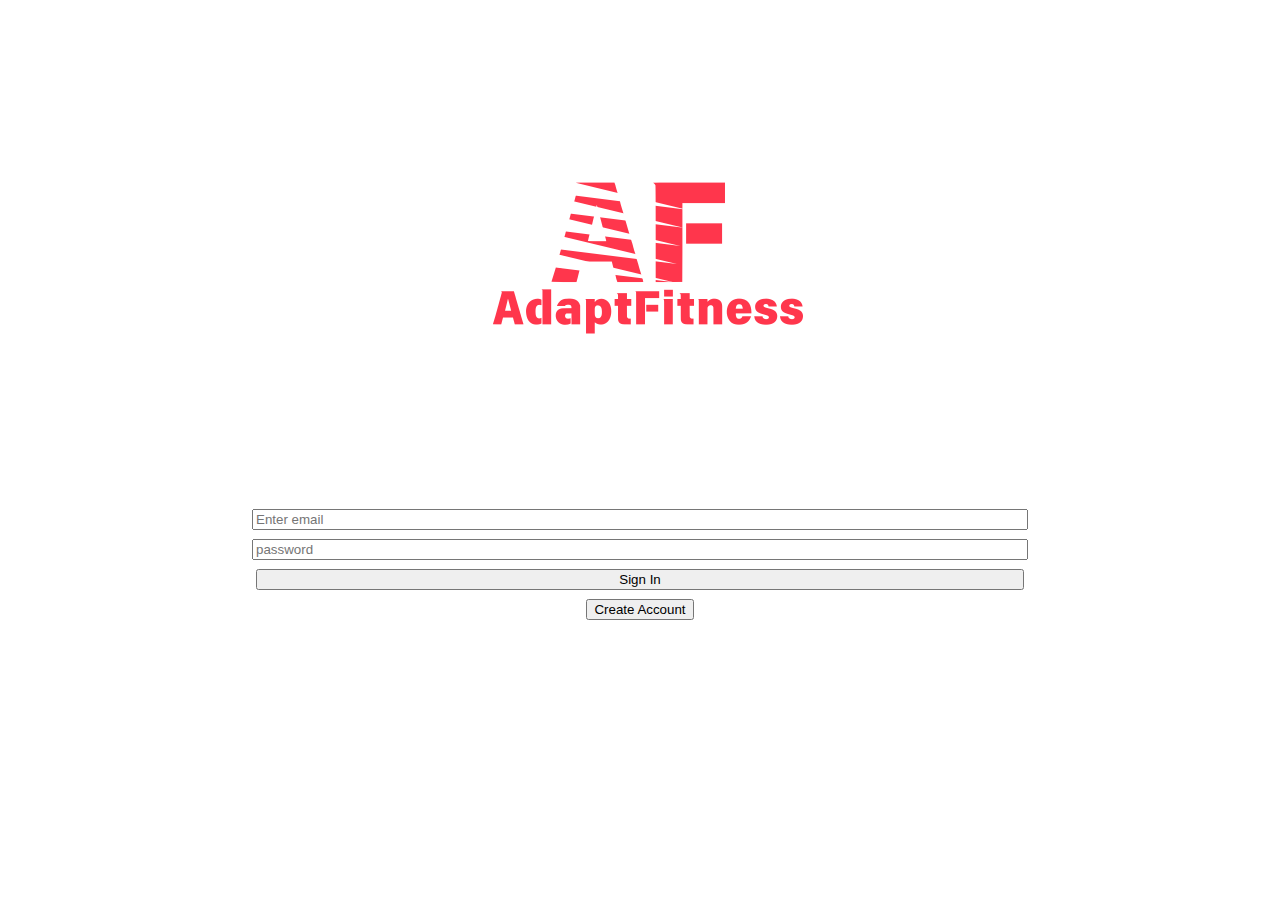
<file: index.html>
<!DOCTYPE html>
<html lang="en">
  <head>
    <meta charset="UTF-8">
    <meta name="viewport" content="width=device-width, initial-scale=1.0">
    <meta http-equiv="X-UA-Compatible" content="ie=edge">
    <title>Index</title>
    <link rel="stylesheet" href="style.css">
    <link href="https://cdn.jsdelivr.net/npm/bootstrap@5.3.6/dist/css/bootstrap.min.css" rel="stylesheet" integrity="sha384-4Q6Gf2aSP4eDXB8Miphtr37CMZZQ5oXLH2yaXMJ2w8e2ZtHTl7GptT4jmndRuHDT" crossorigin="anonymous">
  </head>
  <body>
    <!-- <div class="page-container"> -->
      <div class="flex col center-v gap-1vh">
          <img src="/assets/logo.png">
          <div class="flex col center-v gap-1vh login-txt-input">
              <input type="email" placeholder="Enter email" class="login-txt-input form-control">
              <input type="password" placeholder="password" class="login-txt-input form-control">
          </div>
          <!-- <div class="flex center-h gap-1vw "> -->
          <button class="btn btn-primary login-txt-input" id="signin">Sign In</button>
          <button class="btn btn-outline-secondary btn-sm">Create Account</button>
          <!-- </div> -->
      </div>
    <!-- </div> -->
    <script src="index.js"></script>
  </body>
</html>
</file>
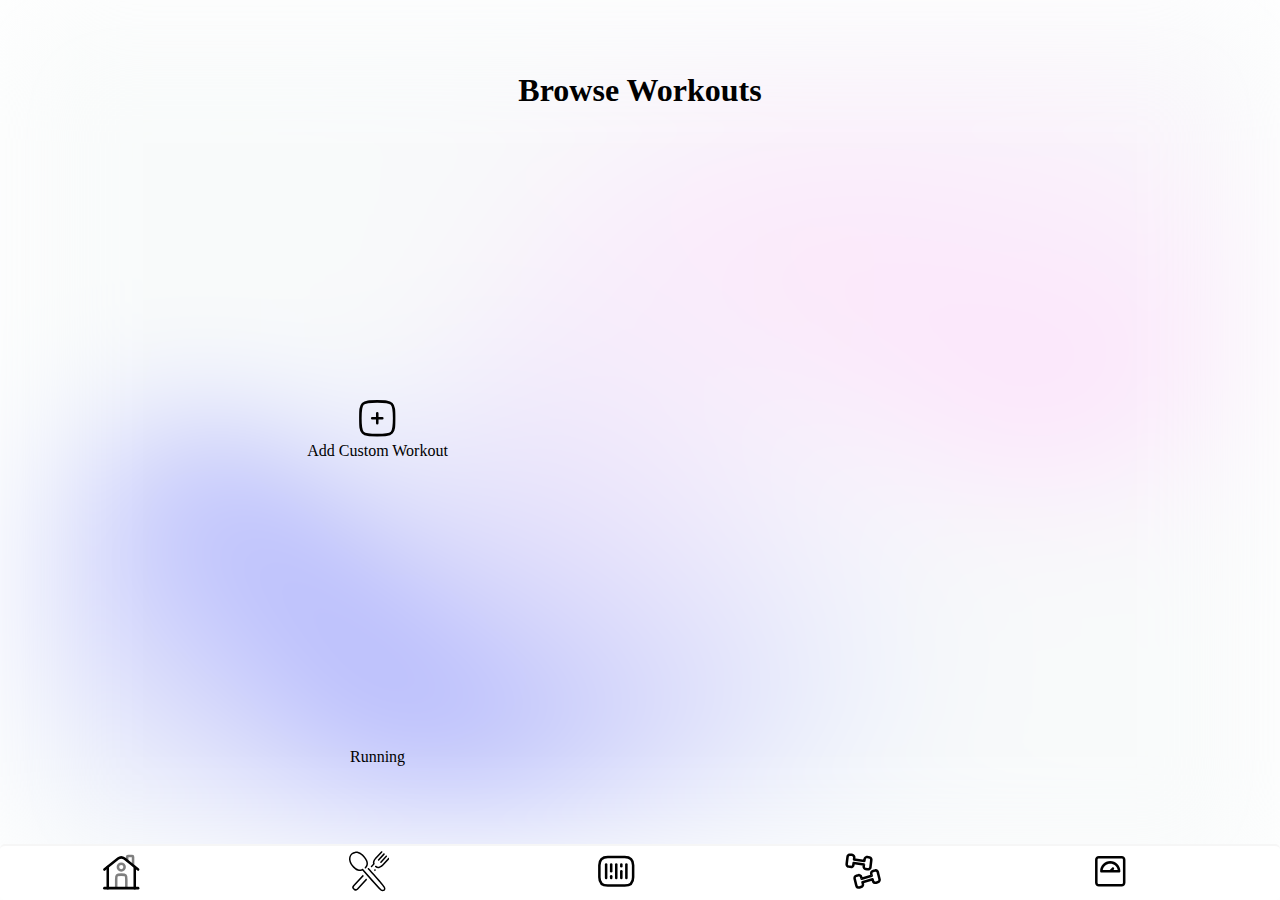
<file: pages/browse-exercise.html>
<!DOCTYPE html>
<html lang="en">
<head>
    <meta charset="UTF-8">
    <meta name="viewport" content="width=device-width, initial-scale=1.0">
    <title>Browse Exercises</title>
    <link rel="stylesheet" href="../style.css">
    <link href="https://cdn.jsdelivr.net/npm/bootstrap@5.3.6/dist/css/bootstrap.min.css" rel="stylesheet" integrity="sha384-4Q6Gf2aSP4eDXB8Miphtr37CMZZQ5oXLH2yaXMJ2w8e2ZtHTl7GptT4jmndRuHDT" crossorigin="anonymous">
</head>
<body>
    <div class="page-container flex col">
        <div class="header padding-top margin-top">
            <h1 class="main-header padding-top margin-top center-t">Browse Workouts</h1>
        </div>

        <div class="main">
            <div class="tile-list flex margin-sides">
                <div class="tile margin-sides margin-top padding-sides flex center-h center-v" id="add-workout">
                    <div class="workout-title center-t">
                        <svg class="icon"viewBox="0 0 24 24" fill="none" xmlns="http://www.w3.org/2000/svg"><g id="SVGRepo_bgCarrier" stroke-width="0"></g><g id="SVGRepo_tracerCarrier" stroke-linecap="round" stroke-linejoin="round"></g><g id="SVGRepo_iconCarrier"> <path d="M2 12C2 7.28595 2 4.92893 3.46447 3.46447C4.92893 2 7.28595 2 12 2C16.714 2 19.0711 2 20.5355 3.46447C22 4.92893 22 7.28595 22 12C22 16.714 22 19.0711 20.5355 20.5355C19.0711 22 16.714 22 12 22C7.28595 22 4.92893 22 3.46447 20.5355C2 19.0711 2 16.714 2 12Z" stroke="#000000" stroke-width="1.5"></path> <path d="M15 12L12 12M12 12L9 12M12 12L12 9M12 12L12 15" stroke="#000000" stroke-width="1.5" stroke-linecap="round"></path> </g></svg>
                        <div>
                            Add Custom Workout
                        </div>

                    </div>
                </div>
                <div class="tile margin-sides margin-top padding-sides flex col center-v" id="running">
                    <div class="workout-title center-t">
                        Running
                    </div>
                    <div>
                        <div class="workout-info center-t">Intensity: High</div>
                        <div class="workout-info center-t">Est Cal: 352 per 30 min</div>
                    </div>
                    <svg class="workout-svg" fill="#000000" height="200px" width="200px" version="1.1" id="Layer_1" xmlns="http://www.w3.org/2000/svg" xmlns:xlink="http://www.w3.org/1999/xlink" viewBox="0 0 511.913 511.913" xml:space="preserve"><g id="SVGRepo_bgCarrier" stroke-width="0"></g><g id="SVGRepo_tracerCarrier" stroke-linecap="round" stroke-linejoin="round"></g><g id="SVGRepo_iconCarrier"> <g transform="translate(0 1)"> <g> <g> <path d="M503.306,110.184l-0.883-0.883c-11.476-11.476-31.779-11.476-43.255,0l-45.903,46.786c-2.648,2.648-6.179,2.648-8.828,0 L339.995,96.06c-6.179-5.297-14.124-8.828-22.952-8.828h-96.221c-2.648,0-4.414,0.883-5.297,1.766l-81.214,77.683 c-11.476,12.359-12.359,31.779-1.766,43.255c5.297,6.179,13.241,9.71,22.069,9.71c8.828,0,16.772-3.531,22.069-9.71l57.379-60.91 h20.303L120.188,299.094H37.209c-20.303,0-36.193,15.007-37.076,33.545c-0.883,9.71,2.648,19.421,9.71,26.483 c7.062,6.179,15.89,10.593,25.6,10.593H159.03c2.648,0,4.414-0.883,6.179-2.648l63.559-67.972l52.965,55.614l-15.89,102.4 c-4.414,17.655,4.414,34.428,19.421,41.49c5.297,2.648,9.71,3.531,15.007,3.531c5.297,0,10.593-0.883,15.89-3.531 c8.828-4.414,15.89-13.241,18.538-23.835l27.365-147.421c0-2.648-0.883-6.179-2.648-7.945l-73.269-73.269l58.262-58.262 l40.607,40.607c11.476,11.476,30.897,11.476,42.372,0l75.917-75.917C514.782,141.08,514.782,121.66,503.306,110.184z M490.947,140.198l-75.917,75.917c-5.297,4.414-13.241,4.414-17.655,0l-46.786-46.786c-3.531-3.531-8.828-3.531-12.359,0 l-70.621,70.621c-1.766,1.766-2.648,3.531-2.648,6.179s0.883,4.414,3.531,7.062l75.917,75.917l-26.483,142.124 c-1.766,4.414-5.297,8.828-9.71,11.476c-4.414,1.766-9.71,2.648-15.007,0c-7.945-3.531-11.476-12.359-9.71-22.069l16.772-107.697 c0-2.648-0.883-5.297-2.648-7.062l-62.676-65.324c-1.766-1.766-3.531-2.648-6.179-2.648c-2.648,0-5.297,0.883-6.179,2.648 l-67.09,71.503H35.444c-5.297,0-9.71-1.766-13.241-5.297c-2.648-3.531-4.414-7.945-4.414-13.241 c0-9.71,8.828-16.772,19.421-16.772h86.51c2.648,0,4.414-0.883,6.179-0.883l150.069-167.724c2.648-2.648,2.648-6.179,1.766-9.71 c-0.883-3.531-4.414-5.297-7.945-5.297h-44.138c-1.766,0-4.414,0.883-6.179,2.648l-60.028,63.559 c-1.766,2.648-5.297,4.414-8.828,4.414c-3.531,0-7.062-1.766-9.71-4.414c-4.414-5.297-4.414-13.241,0.883-18.538l78.566-75.034 h93.572c3.531,0,7.945,1.766,10.593,4.414l64.441,60.028c9.71,8.828,24.717,7.945,33.545-0.883l45.904-46.786 c4.414-4.414,13.241-4.414,17.655,0l0.883,0.883C495.361,127.839,495.361,135.784,490.947,140.198z"></path> <path d="M406.202,113.715c29.131,0,52.966-23.834,52.966-52.966S435.333,7.784,406.202,7.784s-52.966,23.834-52.966,52.966 S377.071,113.715,406.202,113.715z M406.202,25.439c19.421,0,35.31,15.89,35.31,35.31c0,19.421-15.89,35.31-35.31,35.31 s-35.31-15.89-35.31-35.31C370.892,41.329,386.782,25.439,406.202,25.439z"></path> </g> </g> </g> </g></svg>
                </div>
                <div class="tile margin-sides margin-top padding-sides flex col center-v">
                    <div class="workout-title center-t">
                        Walking
                    </div>
                    <div>
                        <div class="workout-info center-t">Intensity: Low</div>
                        <div class="workout-info center-t">Est Cal: 150 per 30 min</div>
                    </div>
                    <svg class="workout-svg" viewBox="0 0 512 512" xmlns="http://www.w3.org/2000/svg" fill="#000000"><g id="SVGRepo_bgCarrier" stroke-width="0"></g><g id="SVGRepo_tracerCarrier" stroke-linecap="round" stroke-linejoin="round"></g><g id="SVGRepo_iconCarrier"><title>ionicons-v5-r</title><path d="M314.21,482.32,257.44,367.58l-44.89-57.39a72.82,72.82,0,0,1-10.13-37.05V144h15.67a40.22,40.22,0,0,1,40.23,40.22V367.58" style="fill:none;stroke:#000000;stroke-linecap:round;stroke-linejoin:round;stroke-width:32px"></path><path d="M127.9,293.05V218.53S165.16,144,202.42,144" style="fill:none;stroke:#000000;stroke-linecap:round;stroke-linejoin:round;stroke-width:32px"></path><line x1="370.1" y1="274.42" x2="304" y2="231" style="fill:none;stroke:#000000;stroke-linecap:round;stroke-linejoin:round;stroke-width:32px"></line><line x1="170.53" y1="478.36" x2="224" y2="400" style="fill:none;stroke:#000000;stroke-linecap:round;stroke-linejoin:round;stroke-width:32px"></line><circle cx="258.32" cy="69.48" r="37.26" style="fill:none;stroke:#000000;stroke-linecap:round;stroke-linejoin:round;stroke-width:32px"></circle></g></svg>
                </div>
                <div class="tile margin-sides margin-top padding-sides flex col center-v">
                    <div class="workout-title center-t">
                        Swimming
                    </div>
                    <div>
                        <div class="workout-info center-t">Intensity: High</div>
                        <div class="workout-info center-t">Est Cal: 215 per 30 min</div>
                    </div>
                    <svg class="workout-svg" version="1.1" id="Icons" xmlns="http://www.w3.org/2000/svg" xmlns:xlink="http://www.w3.org/1999/xlink" viewBox="0 0 32 32" xml:space="preserve" fill="#000000"><g id="SVGRepo_bgCarrier" stroke-width="0"></g><g id="SVGRepo_tracerCarrier" stroke-linecap="round" stroke-linejoin="round"></g><g id="SVGRepo_iconCarrier"> <style type="text/css"> .st0{fill:none;stroke:#000000;stroke-width:2;stroke-linecap:round;stroke-linejoin:round;stroke-miterlimit:10;} </style> <path class="st0" d="M2,22l2.6-0.9c3.9-1.3,8.3-0.4,11.4,2.4l0,0c3.1,2.8,7.4,3.7,11.4,2.4L30,25"></path> <circle class="st0" cx="23" cy="12" r="4"></circle> <path class="st0" d="M18,25l1-1c1.7-1.7,1.7-4.4,0-6l-7.5-7.5c-1.4-1.4-3.6-1.4-5,0l-4.4,4.4c-0.6,0.6-0.6,1.6,0,2.2l0,0 c0.5,0.5,1.3,0.6,2,0.2L9,14l3,3l-3.5,3.5"></path> </g></svg>
                </div>
                <div class="tile margin-sides margin-top padding-sides flex col center-v">
                    <div class="workout-title center-t">
                        Cycling
                    </div>
                    <div>
                        <div class="workout-info center-t">Intensity: Low-High</div>
                        <div class="workout-info center-t">Est Cal: 225 per 30 min</div>
                    </div>
                    <svg class="workout-svg" viewBox="0 0 24 24" xmlns="http://www.w3.org/2000/svg" fill="#000000"><g id="SVGRepo_bgCarrier" stroke-width="0"></g><g id="SVGRepo_tracerCarrier" stroke-linecap="round" stroke-linejoin="round" stroke="#CCCCCC" stroke-width="0.144"></g><g id="SVGRepo_iconCarrier"><path d="M12.1 4A1.9 1.9 0 1 1 14 5.9 1.898 1.898 0 0 1 12.1 4zM9.8 18A3.8 3.8 0 1 1 6 14.2 3.8 3.8 0 0 1 9.8 18zm-1.3 0A2.5 2.5 0 1 0 6 20.5 2.503 2.503 0 0 0 8.5 18zm13.3 0a3.8 3.8 0 1 1-3.8-3.8 3.8 3.8 0 0 1 3.8 3.8zm-1.3 0a2.5 2.5 0 1 0-2.5 2.5 2.503 2.503 0 0 0 2.5-2.5zM13.04 6.74l-.843-.582a1.249 1.249 0 0 0-1.626.44l-2.886 4.86a1 1 0 0 0 .367 1.408l3.55 1.944-.452 3.597c-.063.583.118 1.085.555 1.147.54.077.91-.185 1.076-.898l1.07-4.727-2.948-1.59 1.79-2.843L14.387 12H18a1 1 0 0 0 0-2h-2.615l-2.07-3.002a1.047 1.047 0 0 0-.274-.257z"></path><path fill="none" d="M0 0h24v24H0z"></path></g></svg>
                </div>
                <div class="tile margin-sides margin-top padding-sides flex col center-v">
                    <div class="workout-title center-t">
                        Hiking
                    </div>
                    <div>
                        <div class="workout-info center-t">Intensity: Low-Moderate</div>
                        <div class="workout-info center-t">Est Cal: 180 per 30 min</div>
                    </div>
                    <svg class="workout-svg" viewBox="0 0 24 24" fill="none" xmlns="http://www.w3.org/2000/svg"><g id="SVGRepo_bgCarrier" stroke-width="0"></g><g id="SVGRepo_tracerCarrier" stroke-linecap="round" stroke-linejoin="round"></g><g id="SVGRepo_iconCarrier"> <path d="M14 22V16L12 14M12 14L13 8M12 14H10M13 8C14 9.16667 15.6 11 18 11M13 8L12.8212 7.82124C12.2565 7.25648 11.2902 7.54905 11.1336 8.33223L10 14M10 14L8 22M18 9.5V22M8 7H7.72076C7.29033 7 6.90819 7.27543 6.77208 7.68377L5.5 11.5L7 12L8 7ZM14.5 3.5C14.5 4.05228 14.0523 4.5 13.5 4.5C12.9477 4.5 12.5 4.05228 12.5 3.5C12.5 2.94772 12.9477 2.5 13.5 2.5C14.0523 2.5 14.5 2.94772 14.5 3.5Z" stroke="#000000" stroke-width="2" stroke-linecap="round" stroke-linejoin="round"></path> </g></svg>
                </div>
                <div class="tile margin-sides margin-top padding-sides flex col center-v">
                    <div class="workout-title center-t">
                        Yoga
                    </div>
                    <div>
                        <div class="workout-info center-t">Intensity: Low-High</div>
                        <div class="workout-info center-t">Est Cal: 173 per 30 min</div>
                    </div>
                    <svg class="workout-svg" viewBox="0 0 24 24" xmlns="http://www.w3.org/2000/svg" fill="#000000"><g id="SVGRepo_bgCarrier" stroke-width="0"></g><g id="SVGRepo_tracerCarrier" stroke-linecap="round" stroke-linejoin="round"></g><g id="SVGRepo_iconCarrier"> <path fill="none" stroke="#000000" stroke-linecap="round" stroke-linejoin="round" stroke-width="2" d="M12,11 L11,14 L12,17 L10.5,17 L9,14 L9.5,9.5 L12,11 Z M13,2 L9,6 L9,11 L9,14 L10,17 L6,17 L3,22 M20.5,22 L15.5,18.5 L12,17 L11,14 L12,11 L15.5,13 L15.5,18.5 M14,8.5 C13.4477153,8.5 13,8.05228475 13,7.5 C13,6.94771525 13.4477153,6.5 14,6.5 C14.5522847,6.5 15,6.94771525 15,7.5 C15,8.05228475 14.5522847,8.5 14,8.5 Z M11,10.5 L10,17 L10,13.5 L11,10.5 Z"></path> </g></svg>
                </div>
                <div class="tile margin-sides margin-top padding-sides flex col center-v">
                    <div class="workout-title center-t">
                        Boxing
                    </div>
                    <div>
                        <div class="workout-info center-t">Intensity: High</div>
                        <div class="workout-info center-t">Est Cal: 400 per 30 min</div>
                    </div>
                    <svg class="workout-svg" viewBox="0 0 24 24" fill="none" xmlns="http://www.w3.org/2000/svg"><g id="SVGRepo_bgCarrier" stroke-width="0"></g><g id="SVGRepo_tracerCarrier" stroke-linecap="round" stroke-linejoin="round"></g><g id="SVGRepo_iconCarrier"> <path d="M8.48901 17.7273H18.3556M8.48901 17.7273V21H18.3556V17.7273M8.48901 17.7273C5.20016 15.5455 3.55573 10.0909 4.10387 8.45455C4.54239 7.14545 6.47916 7.54545 7.39273 7.90909C7.39273 4.09091 9.03715 3 13.4223 3C17.8074 3 20 4.09091 20 9.54545C20 13.9091 18.9037 16.8182 18.3556 17.7273" stroke="#000000" stroke-width="1.5" stroke-linecap="round" stroke-linejoin="round"></path> <path d="M7.39282 7.90909C7.75825 8.27272 8.81799 9 10.1335 9C11.4491 9 13.9705 9 15.0668 9" stroke="#000000" stroke-width="1.5" stroke-linecap="round" stroke-linejoin="round"></path> <path d="M7.39282 7.90909C7.39282 11.7273 9.03725 12.2727 10.1335 12.2727" stroke="#000000" stroke-width="1.5" stroke-linecap="round" stroke-linejoin="round"></path> </g></svg>
                </div>
                
            </div>
        </div>
        <div class="form-container flex col gap-1vh" id="enter-workout">
            <div class="button-bar">
                <div id="exit">
                    <svg class="icon" viewBox="0 0 24 24" fill="none" xmlns="http://www.w3.org/2000/svg"><g id="SVGRepo_bgCarrier" stroke-width="0"></g><g id="SVGRepo_tracerCarrier" stroke-linecap="round" stroke-linejoin="round"></g><g id="SVGRepo_iconCarrier"> <path d="M9.16998 14.83L14.83 9.17004" stroke="#000000" stroke-width="1.5" stroke-linecap="round" stroke-linejoin="round"></path> <path d="M14.83 14.83L9.16998 9.17004" stroke="#000000" stroke-width="1.5" stroke-linecap="round" stroke-linejoin="round"></path> <path d="M9 22H15C20 22 22 20 22 15V9C22 4 20 2 15 2H9C4 2 2 4 2 9V15C2 20 4 22 9 22Z" stroke="#000000" stroke-width="1.5" stroke-linecap="round" stroke-linejoin="round"></path> </g></svg>
                </div>
                <div id="favorite">
                    <svg id="fav" class="icon" viewBox="0 0 1024 1024" fill="#000000" class="icon" version="1.1" xmlns="http://www.w3.org/2000/svg"><g id="SVGRepo_bgCarrier" stroke-width="0"></g><g id="SVGRepo_tracerCarrier" stroke-linecap="round" stroke-linejoin="round"></g><g id="SVGRepo_iconCarrier"><path d="M802.4 967.2c-7.2 0-15.2-1.6-21.6-4.8l-258.4-128.8-252.8 140c-18.4 10.4-41.6 5.6-56-9.6-8.8-9.6-12.8-23.2-11.2-36.8l43.2-285.6L33.6 444C20.8 432 16 414.4 21.6 397.6c4.8-16.8 18.4-28.8 36-31.2l285.6-48L464.8 56c7.2-15.2 22.4-25.6 39.2-26.4 17.6-0.8 33.6 8.8 41.6 24l133.6 256.8 287.2 35.2c17.6 2.4 31.2 13.6 36.8 30.4 5.6 16 1.6 34.4-10.4 46.4L790.4 629.6l55.2 284c2.4 12.8-0.8 26.4-8.8 36.8-8.8 10.4-21.6 16.8-34.4 16.8zM520.8 784.8c7.2 0 15.2 1.6 21.6 4.8l255.2 127.2-54.4-280c-3.2-14.4 1.6-29.6 12-40l200-203.2L672 358.4c-14.4-1.6-28-11.2-34.4-24L506.4 81.6 385.6 340c-6.4 13.6-19.2 23.2-33.6 25.6L70.4 412l208 194.4c11.2 10.4 16 24.8 13.6 40L249.6 928l249.6-137.6c7.2-3.2 14.4-4.8 21.6-5.6z" fill=""></path></g></svg>
                    <svg id="unfav" class="icon hide-star" viewBox="0 0 32 32" enable-background="new 0 0 32 32" version="1.1" xml:space="preserve" xmlns="http://www.w3.org/2000/svg" xmlns:xlink="http://www.w3.org/1999/xlink" fill="#000000"><g id="SVGRepo_bgCarrier" stroke-width="0"></g><g id="SVGRepo_tracerCarrier" stroke-linecap="round" stroke-linejoin="round"></g><g id="SVGRepo_iconCarrier"> <g id="Home"></g> <g id="Print"></g> <g id="Mail"></g> <g id="Camera"></g> <g id="Video"></g> <g id="Film"></g> <g id="Message"></g> <g id="Telephone"></g> <g id="User"></g> <g id="File"></g> <g id="Folder"></g> <g id="Map"></g> <g id="Download"></g> <g id="Upload"></g> <g id="Video_Recorder"></g> <g id="Schedule"></g> <g id="Cart"></g> <g id="Setting"></g> <g id="Search"></g> <g id="Pencils"></g> <g id="Group"></g> <g id="Record"></g> <g id="Headphone"></g> <g id="Music_Player"></g> <g id="Sound_On"></g> <g id="Sound_Off"></g> <g id="Lock"></g> <g id="Lock_open"></g> <g id="Love"></g> <g id="Favorite"> <path d="M30.9,10.6C30.8,10.2,30.4,10,30,10h0h-9l-4.1-8.4C16.7,1.2,16.4,1,16,1v0c0,0,0,0,0,0 c-0.4,0-0.7,0.2-0.9,0.6L11,10H2c-0.4,0-0.8,0.2-0.9,0.6c-0.2,0.4-0.1,0.8,0.2,1.1l6.6,7.6L5,29.7c-0.1,0.4,0,0.8,0.3,1 s0.7,0.3,1.1,0.1l9.6-4.6l9.6,4.6C25.7,31,25.8,31,26,31h0h0h0c0.5,0,1-0.4,1-1c0-0.2,0-0.3-0.1-0.5l-2.8-10.3l6.6-7.6 C31,11.4,31.1,10.9,30.9,10.6z" fill="#FE9803"></path> </g> <g id="Film_1_"></g> <g id="Music"></g> <g id="Puzzle"></g> <g id="Turn_Off"></g> <g id="Book"></g> <g id="Save"></g> <g id="Reload"></g> <g id="Trash"></g> <g id="Tag"></g> <g id="Link"></g> <g id="Like"></g> <g id="Bad"></g> <g id="Gallery"></g> <g id="Add"></g> <g id="Close"></g> <g id="Forward"></g> <g id="Back"></g> <g id="Buy"></g> <g id="Mac"></g> <g id="Laptop"></g> </g></svg>
                </div>
                
            </div>
            <form class="slide-form">
                <h3 class="center-t">Enter Workout</h3>
                <label for="duration">Duration:</label>
                <div class="form-group">
                    <input name="duration">
                    <label>Minutes</label>
                </div>
                <div class="form-group">
                    <input type="radio" name="intensity">High<br>
                    <input type="radio" name="intensity">Moderate<br>
                    <input type="radio" name="intensity">Low<br>
                </div>
                <button class="btn btn-primary" id="submit-log">Submit</button>
            </form>
        </div>
        <div class="logged-msg" id="logged-msg">
            <h3 class="center-t">Workout logged!
                <svg class="icon" viewBox="0 0 256 256" xmlns="http://www.w3.org/2000/svg" fill="#000000"><g id="SVGRepo_bgCarrier" stroke-width="0"></g><g id="SVGRepo_tracerCarrier" stroke-linecap="round" stroke-linejoin="round"></g><g id="SVGRepo_iconCarrier"> <g> <path d="m132.61 208.31c-3.94 1.69-41.08 17.69-54.25 22.77s-44.61-65.66-31.36-71.3 50.68-23.38 53.5-24.58 36.06 71.42 32.11 73.11z" fill="#191919"></path> <path d="m76.91 239.37c-5.91 0-12.13-4.49-18.53-13.4a141.32 141.32 0 0 1 -14.93-28c-7.15-17.64-12.88-39.86.44-45.52 9-3.83 29.88-13.58 42.35-19.41 6.85-3.2 10.18-4.76 11.14-5.17 7-3 11.25 4.09 13 7.12 1.58 2.67 3.59 6.44 6 11.2 4.52 9 9.9 20.72 14.39 31.23 3.37 7.9 6.05 14.69 7.74 19.63a58.94 58.94 0 0 1 2.06 7.13c1.58 7.86-2.84 10.68-4.82 11.52l-2.08.89c-26.83 11.51-44.47 18.91-52.44 22a11.94 11.94 0 0 1 -4.32.78zm-25.07-72.95c-.32 3.56 1.21 13.94 8.39 30.1s13.99 24.42 16.77 26.48c8-3.16 23.74-9.75 46.81-19.64-4.2-13-19.08-45.82-25.93-58.15l-4.88 2.29c-12.6 5.9-31.29 14.64-41.16 18.92z" fill="#191919"></path> </g> <g> <path d="m132.61 208.31c-3.94 1.69-41.08 17.69-54.25 22.77s-44.61-65.66-31.36-71.3 50.68-23.38 53.5-24.58 36.06 71.42 32.11 73.11z" fill="#e83a2a"></path> </g> <path d="m210.61 163.4c-3 .68-4.17-2.47-1.27-3.43 8.65-2.84 10.63-23.7-2.43-21.61-3.07.49-4.63-2.85-.34-4.21 9.73-3.08 8.46-28.17-4.45-24.25-6.1 1.85-6.67-1.47-3.86-3 6.64-3.54 6.45-7.86 4.15-13.73-4.71-12-22.14-8-49.07-4.47-12.34 1.62-14.9 6.93-9.34 12.3a6.16 6.16 0 0 1 -4.91-.58c-5.62-4.45 3-11.63-11-45.93-8.49-20.85-31.12-15.72-28.31 12.12 3.44 34.08-8.48 42.81-17.85 66.61-11.18 28.39 3.45 57.44 22 67.84s36 12 59.8 4.19c24.53-8 36.28-14.55 45.2-18.68 14.73-6.84 10.07-25.09 1.68-23.17z" fill="#191919"></path> <path d="m136.46 218.15c-12.67 0-24.38-3.34-36.47-10.11-22.13-12.4-38.19-45.65-25.55-77.75 2.63-6.66 5.47-12.26 8-17.2 6.77-13.33 11.66-23 9.36-45.67-2.11-20.85 7.74-30.89 16.81-33.14s20.77 2.22 26.88 17.2c5.72 14 7.9 24 8.75 31.15a39.35 39.35 0 0 1 8.11-1.84c3.1-.4 6.07-.81 8.91-1.2 11.57-1.59 20.72-2.84 28.31-2.32 10.38.72 17.22 5.09 20.32 13q2.83 7.21 1.54 12.75c3.81 1.95 6.82 5.65 8.4 10.76a27.18 27.18 0 0 1 -1.53 19.73 16 16 0 0 1 5.41 8.86 24.47 24.47 0 0 1 -2.37 16.9 17.09 17.09 0 0 1 4.07 6.65c3.2 9.37-.28 22-13.11 27.91-1.56.72-3.21 1.52-5 2.39a294.52 294.52 0 0 1 -41.08 16.64c-10.79 3.51-20.53 5.29-29.76 5.29zm-23.34-168.43a2.77 2.77 0 0 0 -.67.08c-2.4.6-5.81 5.47-4.75 16 2.76 27.37-3.93 40.56-11 54.52-2.46 4.85-5 9.86-7.35 15.82-6.44 16.34-3.6 45.56 18.48 57.93 17.05 9.55 32 10.55 53.41 3.57a280.19 280.19 0 0 0 39.07-15.83c1.88-.91 3.61-1.75 5.25-2.51 2.59-1.2 4.24-3 4.76-5.18a5.86 5.86 0 0 0 0-2.65 9.94 9.94 0 0 1 -10.32-7.15c-1.39-5 1.46-10.08 6.64-11.88 1.13-.94 1.94-4.44 1.53-6.18-5.61.9-10.76-2.32-12-7.49-1-4.29 1-9.87 7.63-12.14a8.83 8.83 0 0 0 1.2-4.63 9.9 9.9 0 0 0 -.79-4.36c-10.8 3.15-14.25-3.71-14.84-5.13-1.94-4.69.23-10 5.17-12.64a7.79 7.79 0 0 0 1.34-.86 13.36 13.36 0 0 0 -.88-2.88c-.39-1-1-2.5-6.53-2.88-6-.41-14.8.8-25 2.21-2.88.4-5.89.81-9 1.21a28.88 28.88 0 0 0 -3.34.61 8 8 0 0 1 -4.63 11.35 14 14 0 0 1 -12.32-1.92c-5.18-4.1-5.25-9.41-5.3-14.09-.07-5.83-.19-15.59-8.13-35.09-2.25-5.29-5.37-7.81-7.63-7.81z" fill="#191919"></path> <path d="m210.61 163.4c-3 .68-4.17-2.47-1.27-3.43 8.65-2.84 10.63-23.7-2.43-21.61-3.07.49-4.63-2.85-.34-4.21 9.73-3.08 8.46-28.17-4.45-24.25-6.1 1.85-6.67-1.47-3.86-3 6.64-3.54 6.45-7.86 4.15-13.73-4.71-12-22.14-8-49.07-4.47-12.34 1.62-14.9 6.93-9.34 12.3a6.16 6.16 0 0 1 -4.91-.58c-5.62-4.45 3-11.63-11-45.93-8.49-20.85-31.12-15.72-28.31 12.12 3.44 34.08-8.48 42.81-17.85 66.61-11.18 28.39 3.45 57.44 22 67.84s36 12 59.8 4.19c24.53-8 36.28-14.55 45.2-18.68 14.73-6.84 10.07-25.09 1.68-23.17z" fill="#ffffff"></path> <path d="m201.28 90.74c-6.6-8.47-20.27-5.62-47.19-2.06-13.47 1.78-15.65 7-10.13 12.33 26.76-5.84 49.33-20.6 57.32-10.27z" fill="#e6e6e6"></path> <g> <path d="m106.3 5.23c-1.52-2.34-8.64-1.09-8.53 2.05 0 1.37 4.31 18.5 5.15 20 1.12 2 7.9.26 8.53-2.05.43-1.58-4.32-18.73-5.15-20z" fill="#191919"></path> <path d="m71.51 61.54c-3.68 2-.93 9.59 2.1 8.72.7-.2 11.91-2.3 12.58-2.75 1.56-1-.17-9-2.1-8.72-.85.13-11.9 2.39-12.58 2.75z" fill="#191919"></path> <path d="m155.7 52.81c2.12-1.82.78-10.25-1.86-9.81-1.71.28-9.88 2.35-11 3.5-2 2-.78 9.82 2.28 9.06 2.18-.56 9.29-1.64 10.58-2.75z" fill="#191919"></path> <path d="m144.47 19.52c.85-3.26-5.54-6.69-8.24-4.44-1.75 1.46-9.8 12.64-10.23 14.15-.73 2.58 5.06 6.15 7.24 4.44 1.4-1.09 10.76-12.2 11.23-14.15z" fill="#191919"></path> <path d="m72.8 24.33c-3.8-1.33-7.63 4.32-4.58 7.48.78.83 17.78 10.95 18.44 11.35 1.74 1 5.84-5.6 4.58-7.48-.49-.68-17.69-11.08-18.44-11.35z" fill="#191919"></path> </g> <path d="m140 100.67c-2.91-2.44 1.39-6.06.75-13.42" fill="#ffffff"></path> <path d="m140 104.67a4 4 0 0 1 -2.56-.93c-3.57-3-2.4-6.89-1.62-9.48a16.56 16.56 0 0 0 1-6.66 4 4 0 0 1 8-.7 24.17 24.17 0 0 1 -1.26 9.65c-.14.48-.33 1.09-.43 1.52a4 4 0 0 1 -3.05 6.59z" fill="#191919"></path> </g></svg>
            </h3>
        </div>
        <div class="footer">
            <button class="tab" id="home">
                <div class="svg-container">
                    <svg class="icon" viewBox="0 0 24 24" fill="none" xmlns="http://www.w3.org/2000/svg" stroke="#000000"><g id="SVGRepo_bgCarrier" stroke-width="0"></g><g id="SVGRepo_tracerCarrier" stroke-linecap="round" stroke-linejoin="round"></g><g id="SVGRepo_iconCarrier"> <path d="M22 22L2 22" stroke="#000000" stroke-width="1.5" stroke-linecap="round"></path> <path d="M2 11L10.1259 4.49931C11.2216 3.62279 12.7784 3.62279 13.8741 4.49931L22 11" stroke="#000000" stroke-width="1.5" stroke-linecap="round"></path> <path opacity="0.5" d="M15.5 5.5V3.5C15.5 3.22386 15.7239 3 16 3H18.5C18.7761 3 19 3.22386 19 3.5V8.5" stroke="#000000" stroke-width="1.5" stroke-linecap="round"></path> <path d="M4 22V9.5" stroke="#000000" stroke-width="1.5" stroke-linecap="round"></path> <path d="M20 22V9.5" stroke="#000000" stroke-width="1.5" stroke-linecap="round"></path> <path opacity="0.5" d="M15 22V17C15 15.5858 15 14.8787 14.5607 14.4393C14.1213 14 13.4142 14 12 14C10.5858 14 9.87868 14 9.43934 14.4393C9 14.8787 9 15.5858 9 17V22" stroke="#000000" stroke-width="1.5"></path> <path opacity="0.5" d="M14 9.5C14 10.6046 13.1046 11.5 12 11.5C10.8954 11.5 10 10.6046 10 9.5C10 8.39543 10.8954 7.5 12 7.5C13.1046 7.5 14 8.39543 14 9.5Z" stroke="#000000" stroke-width="1.5"></path> </g></svg>
                </div>
                
            </button>
            <button class="tab">
                <div class="svg-container">
                    <svg class="icon" fill="#000000" viewBox="0 -0.5 122.88 122.88" version="1.1" id="Layer_1" xmlns="http://www.w3.org/2000/svg" xmlns:xlink="http://www.w3.org/1999/xlink" style="enable-background:new 0 0 122.88 121.87" xml:space="preserve"><g id="SVGRepo_bgCarrier" stroke-width="0"></g><g id="SVGRepo_tracerCarrier" stroke-linecap="round" stroke-linejoin="round"></g><g id="SVGRepo_iconCarrier"> <g> <path d="M97.34,0.74c0.86-0.93,2.3-0.99,3.23-0.13c0.93,0.86,0.99,2.3,0.13,3.23L81.98,24.1l-0.03,0.04 c-2.29,2.77-3.86,5.33-4.56,7.67c-0.62,2.07-0.53,3.95,0.39,5.59c0.49,0.88,0.33,1.96-0.32,2.67l0,0l-8.89,9.62 c-0.87-0.95-1.56-1.72-2.02-2.22c-0.21-0.28-0.45-0.55-0.7-0.81l-0.02,0.02c-0.12-0.13-0.25-0.25-0.38-0.37l7.6-8.23 c-0.89-2.38-0.88-4.91-0.06-7.6c0.88-2.92,2.75-6.03,5.44-9.27c0.06-0.08,0.11-0.16,0.18-0.23L97.32,0.72L97.34,0.74L97.34,0.74z M57.13,55.01c-0.84-0.94-0.76-2.39,0.18-3.23c0.94-0.84,2.39-0.76,3.23,0.18c9.41,10.54,38.5,41.73,46.56,53.39 c10.63,15.05-5.83,19.79-11.29,14.31c-13.64-13.19-42.6-46.82-55.33-61.08c-4.58,1.94-9.03,2.24-13.5,0.96 c-4.81-1.37-9.52-4.58-14.3-9.51l-0.06-0.06c-3.64-3.84-6.49-7.63-8.55-11.38c-2.11-3.86-3.4-7.68-3.86-11.47 c-0.49-4.08-0.11-7.88,0.99-11.25c1.29-3.96,3.58-7.31,6.58-9.8c3.02-2.5,6.73-4.12,10.87-4.62c3.44-0.41,7.19-0.06,11.07,1.21 c5.37,1.75,11.63,6.1,16.82,11.68c3.83,4.11,7.11,8.92,9.06,13.87c2.03,5.16,2.65,10.5,1.02,15.5c-0.96,2.96-2.7,5.74-5.4,8.25 c-0.93,0.86-2.37,0.8-3.23-0.12c-0.86-0.93-0.8-2.37,0.12-3.23c2.09-1.95,3.43-4.08,4.16-6.33c1.26-3.87,0.73-8.16-0.93-12.38 c-1.74-4.42-4.69-8.74-8.15-12.45c-4.68-5.02-10.23-8.91-14.91-10.44c-3.21-1.04-6.28-1.34-9.09-1c-3.26,0.4-6.18,1.65-8.51,3.6 c-2.34,1.95-4.13,4.58-5.16,7.71c-0.89,2.73-1.2,5.87-0.79,9.26c0.39,3.2,1.5,6.47,3.32,9.81c1.91,3.43,4.53,6.9,7.9,10.45 l0.02,0.03c4.22,4.35,8.27,7.15,12.28,8.29c3.79,1.08,7.65,0.66,11.68-1.35c0.92-0.53,2.11-0.35,2.84,0.47 c12.42,13.91,42.63,48.92,56.01,61.89c5.81,2.37,9.03-0.55,6.25-5.7C100.7,102.43,63.5,62.17,57.13,55.01L57.13,55.01L57.13,55.01z M45.07,75.12l-29.16,31.55c-0.06,0.06-0.11,0.12-0.18,0.18c-4.26,4.6,3.28,11.3,7.96,6.82l28.32-30.65l3.04,3.45l-28.1,30.41l0,0 c-0.06,0.07-0.12,0.13-0.2,0.2c-1.68,1.41-3.37,2.33-5.08,2.71c-1.76,0.4-3.49,0.22-5.15-0.56c-0.28-0.11-0.54-0.25-0.77-0.46 l-4.03-3.73l0,0c-0.06-0.06-0.12-0.11-0.18-0.18c-1.56-1.8-2.3-3.72-2.1-5.75c0.19-1.92,1.21-3.79,3.14-5.59l29.44-31.86 L45.07,75.12L45.07,75.12z M75.63,57.46l1.73-1.87c0.86-0.93,2.31-0.99,3.23-0.13s0.99,2.3,0.13,3.23l-2,2.16L75.63,57.46 L75.63,57.46z M104.45,7.43c0.86-0.93,2.3-0.99,3.23-0.13c0.93,0.86,0.99,2.3,0.13,3.23L91.4,28.3c-0.86,0.93-2.3,0.99-3.23,0.13 c-0.93-0.86-0.99-2.3-0.13-3.23L104.45,7.43L104.45,7.43L104.45,7.43z M111.55,14c0.86-0.93,2.3-0.99,3.23-0.13 c0.93,0.86,0.99,2.3,0.13,3.23L98.51,34.86c-0.86,0.93-2.3,0.99-3.23,0.13c-0.93-0.86-0.99-2.3-0.13-3.23L111.55,14L111.55,14 L111.55,14z M118.91,20.83c0.86-0.93,2.3-0.99,3.23-0.13c0.93,0.86,0.99,2.31,0.13,3.23L103.55,44.2c-0.07,0.07-0.14,0.13-0.21,0.2 c-4.26,4.1-8.33,6.47-12.22,7.14c-4.22,0.73-8.09-0.47-11.64-3.57c-0.95-0.83-1.04-2.28-0.22-3.22c0.83-0.95,2.28-1.04,3.22-0.22 c2.45,2.14,5.07,2.98,7.84,2.49c2.98-0.51,6.26-2.48,9.84-5.93l0.02-0.02l18.71-20.25L118.91,20.83L118.91,20.83z"></path> </g> </g></svg>
                </div>
            </button>
            <button class="tab">
                <div class="svg-container">
                    <svg class="icon" viewBox="0 0 24 24" fill="none" xmlns="http://www.w3.org/2000/svg"><g id="SVGRepo_bgCarrier" stroke-width="0"></g><g id="SVGRepo_tracerCarrier" stroke-linecap="round" stroke-linejoin="round"></g><g id="SVGRepo_iconCarrier"> <path d="M17 20.5H7C4 20.5 2 19 2 15.5V8.5C2 5 4 3.5 7 3.5H17C20 3.5 22 5 22 8.5V15.5C22 19 20 20.5 17 20.5Z" stroke="#000000" stroke-width="1.5" stroke-miterlimit="10" stroke-linecap="round" stroke-linejoin="round"></path> <path d="M6 8V16" stroke="#000000" stroke-width="1.5" stroke-miterlimit="10" stroke-linecap="round" stroke-linejoin="round"></path> <path d="M9 8V12" stroke="#000000" stroke-width="1.5" stroke-miterlimit="10" stroke-linecap="round" stroke-linejoin="round"></path> <path d="M9 15V16" stroke="#000000" stroke-width="1.5" stroke-miterlimit="10" stroke-linecap="round" stroke-linejoin="round"></path> <path d="M15 8V9" stroke="#000000" stroke-width="1.5" stroke-miterlimit="10" stroke-linecap="round" stroke-linejoin="round"></path> <path d="M12 8V16" stroke="#000000" stroke-width="1.5" stroke-miterlimit="10" stroke-linecap="round" stroke-linejoin="round"></path> <path d="M15 12V16" stroke="#000000" stroke-width="1.5" stroke-miterlimit="10" stroke-linecap="round" stroke-linejoin="round"></path> <path d="M18 8V16" stroke="#000000" stroke-width="1.5" stroke-miterlimit="10" stroke-linecap="round" stroke-linejoin="round"></path> </g></svg>        
                </div>
            </button>
            <button class="tab" id="browse-exercise">
                <div class="svg-container">
                    <svg class="icon" viewBox="0 0 24 24" fill="none" xmlns="http://www.w3.org/2000/svg"><g id="SVGRepo_bgCarrier" stroke-width="0"></g><g id="SVGRepo_tracerCarrier" stroke-linecap="round" stroke-linejoin="round"></g><g id="SVGRepo_iconCarrier"> <path d="M12.9404 10.5127L12.5572 11.1516L12.9404 10.5127ZM12.4103 8.0218L13.1532 8.12516C13.203 7.71396 12.9109 7.33434 12.5006 7.27725L12.4103 8.0218ZM12.3162 9.6443L11.5909 9.81699L12.3162 9.6443ZM16.0915 10.1696L16.7515 10.5351L16.0915 10.1696ZM15.2809 10.8383L15.499 11.561L15.2809 10.8383ZM16.1158 3.95431L16.499 3.31533L16.1158 3.95431ZM16.74 4.82267L17.4653 4.64998L16.74 4.82267ZM13.7754 3.62863L13.5572 2.90597L13.7754 3.62863ZM12.6687 5.89173L12.5784 6.63628C12.9886 6.69336 13.3616 6.4063 13.4115 5.9951L12.6687 5.89173ZM12.9647 4.29732L12.3047 3.93186L12.9647 4.29732ZM2.8317 9.106L2.44844 9.74498L2.8317 9.106ZM2.20742 8.23764L1.48215 8.41033L2.20742 8.23764ZM6.2788 7.16858L6.3691 6.42403C5.95884 6.36694 5.58583 6.65401 5.53595 7.06521L6.2788 7.16858ZM5.9828 8.76299L6.6428 9.12845L5.9828 8.76299ZM5.17211 9.43167L5.39022 10.1543L5.17211 9.43167ZM6.00703 2.54765L6.39029 1.90867L6.00703 2.54765ZM6.53714 5.03851L5.7943 4.93514C5.74443 5.34634 6.03658 5.72597 6.44684 5.78306L6.53714 5.03851ZM6.6313 3.41601L7.35657 3.24332L6.6313 3.41601ZM3.66662 2.22198L3.4485 1.49931L3.66662 2.22198ZM2.85592 2.89066L2.19592 2.5252L2.85592 2.89066ZM15.9461 5.98679L15.6016 8.82688L17.0873 9.03361L17.4318 6.19353L15.9461 5.98679ZM14.1878 10.039C13.8681 9.99456 13.6681 9.96626 13.5179 9.93408C13.3752 9.90354 13.3346 9.8804 13.3237 9.87368L12.5572 11.1516C12.7768 11.2869 13.0058 11.3563 13.2297 11.4042C13.4459 11.4505 13.7092 11.4867 14.0072 11.5281L14.1878 10.039ZM11.6675 7.91843C11.6279 8.24466 11.5848 8.59921 11.5611 8.90756C11.5404 9.17728 11.5212 9.54021 11.5909 9.81699L13.0414 9.4716C13.0467 9.49269 13.0392 9.47094 13.0387 9.37599C13.0382 9.2917 13.043 9.1823 13.0533 9.04852C13.0739 8.77979 13.1125 8.46058 13.1532 8.12516L11.6675 7.91843ZM13.3237 9.87368C13.1954 9.79467 13.0876 9.65489 13.0414 9.4716L11.5909 9.81699C11.7294 10.367 12.0707 10.852 12.5572 11.1516L13.3237 9.87368ZM15.6016 8.82688C15.5604 9.16724 15.5333 9.38757 15.5021 9.55488C15.4719 9.71644 15.4465 9.77638 15.4315 9.80419L16.7515 10.5351C16.8692 10.316 16.9301 10.0871 16.9732 9.85607C17.0153 9.63082 17.0484 9.3549 17.0873 9.03361L15.6016 8.82688ZM14.0072 11.5281C14.3052 11.5696 14.5684 11.6067 14.7885 11.6211C15.0164 11.636 15.2544 11.6317 15.499 11.561L15.0627 10.1157C15.0506 10.1192 15.0058 10.1304 14.8606 10.1209C14.7076 10.1109 14.5076 10.0835 14.1878 10.039L14.0072 11.5281ZM15.4315 9.80419C15.3432 9.96877 15.2056 10.0744 15.0627 10.1157L15.499 11.561C16.0408 11.4044 16.4864 11.029 16.7515 10.5351L15.4315 9.80419ZM14.8684 4.42792C15.1881 4.47241 15.3881 4.50071 15.5383 4.53288C15.681 4.56342 15.7216 4.58657 15.7325 4.59329L16.499 3.31533C16.2794 3.18005 16.0504 3.11071 15.8265 3.06277C15.6103 3.01647 15.347 2.9803 15.049 2.93883L14.8684 4.42792ZM17.4318 6.19353C17.4708 5.87224 17.5046 5.59642 17.5176 5.36714C17.5311 5.13202 17.5268 4.894 17.4653 4.64998L16.0148 4.99536C16.0226 5.02634 16.0329 5.09125 16.0235 5.2557C16.0138 5.426 15.9874 5.64643 15.9461 5.98679L17.4318 6.19353ZM15.7325 4.59329C15.8608 4.67229 15.9686 4.81207 16.0148 4.99536L17.4653 4.64998C17.3268 4.09992 16.9855 3.61498 16.499 3.31533L15.7325 4.59329ZM15.049 2.93883C14.751 2.89737 14.4878 2.86027 14.2677 2.84586C14.0398 2.83094 13.8018 2.83529 13.5572 2.90597L13.9935 4.3513C14.0056 4.34779 14.0504 4.33653 14.1956 4.34604C14.3486 4.35606 14.5487 4.38343 14.8684 4.42792L15.049 2.93883ZM13.4115 5.9951C13.4522 5.65968 13.4911 5.34052 13.5352 5.07506C13.5572 4.94291 13.5786 4.83581 13.5992 4.75446C13.6224 4.66282 13.6348 4.64384 13.6247 4.66277L12.3047 3.93186C12.1712 4.18037 12.1032 4.5365 12.0589 4.80294C12.0083 5.10754 11.9654 5.46213 11.9258 5.78836L13.4115 5.9951ZM13.5572 2.90597C13.0154 3.06254 12.5698 3.43798 12.3047 3.93186L13.6247 4.66277C13.713 4.4982 13.8506 4.39258 13.9935 4.3513L13.5572 2.90597ZM3.00137 7.07352L3.34583 4.23343L1.86014 4.0267L1.51569 6.86678L3.00137 7.07352ZM4.07909 8.63239C3.75938 8.5879 3.5594 8.5596 3.40913 8.52742C3.2665 8.49688 3.22586 8.47374 3.21496 8.46702L2.44844 9.74498C2.66805 9.88026 2.8971 9.9496 3.12096 9.99754C3.33718 10.0438 3.60049 10.08 3.89849 10.1215L4.07909 8.63239ZM1.51569 6.86678C1.47672 7.18807 1.44291 7.46389 1.42982 7.69317C1.4164 7.92829 1.42069 8.1663 1.48215 8.41033L2.93269 8.06495C2.92489 8.03397 2.91461 7.96906 2.92399 7.80461C2.93372 7.63431 2.96009 7.41388 3.00137 7.07352L1.51569 6.86678ZM3.21496 8.46702C3.0867 8.38802 2.97886 8.24824 2.93269 8.06495L1.48215 8.41033C1.62069 8.96039 1.96197 9.44533 2.44844 9.74498L3.21496 8.46702ZM5.53595 7.06521C5.49527 7.40063 5.45642 7.71979 5.41227 7.98525C5.3903 8.1174 5.36888 8.2245 5.34828 8.30585C5.32508 8.39749 5.31264 8.41647 5.3228 8.39754L6.6428 9.12845C6.77622 8.87994 6.84426 8.52381 6.88856 8.25737C6.93921 7.95277 6.98207 7.59818 7.02164 7.27195L5.53595 7.06521ZM3.89849 10.1215C4.19649 10.1629 4.45969 10.2 4.67977 10.2144C4.90764 10.2294 5.14563 10.225 5.39022 10.1543L4.95399 8.70901C4.94184 8.71252 4.89704 8.72378 4.75186 8.71427C4.5989 8.70425 4.39881 8.67688 4.07909 8.63239L3.89849 10.1215ZM5.3228 8.39754C5.23444 8.56211 5.09684 8.66773 4.95399 8.70901L5.39022 10.1543C5.93202 9.99777 6.37765 9.62233 6.6428 9.12845L5.3228 8.39754ZM4.75963 3.02126C5.07935 3.06575 5.27933 3.09405 5.4296 3.12623C5.57222 3.15677 5.61286 3.17991 5.62377 3.18663L6.39029 1.90867C6.17068 1.77339 5.94162 1.70405 5.71776 1.65612C5.50154 1.60981 5.23824 1.57364 4.94023 1.53218L4.75963 3.02126ZM7.27998 5.14188C7.31955 4.81565 7.3627 4.4611 7.38639 4.15274C7.40711 3.88303 7.42629 3.5201 7.35657 3.24332L5.90603 3.5887C5.90072 3.56762 5.90822 3.58937 5.9088 3.68432C5.90931 3.76861 5.90447 3.87801 5.89419 4.01179C5.87354 4.28052 5.83498 4.59972 5.7943 4.93514L7.27998 5.14188ZM5.62377 3.18663C5.75203 3.26563 5.85987 3.40541 5.90603 3.5887L7.35657 3.24332C7.21803 2.69326 6.87676 2.20832 6.39029 1.90867L5.62377 3.18663ZM4.94023 1.53218C4.64223 1.49071 4.37904 1.45362 4.15895 1.4392C3.93109 1.42428 3.6931 1.42863 3.4485 1.49931L3.88473 2.94464C3.89688 2.94113 3.94169 2.92987 4.08687 2.93938C4.23982 2.9494 4.43992 2.97677 4.75963 3.02126L4.94023 1.53218ZM3.34583 4.23343C3.38711 3.89307 3.41419 3.67274 3.44542 3.50543C3.47557 3.34387 3.50099 3.28393 3.51593 3.25611L2.19592 2.5252C2.07829 2.74431 2.01737 2.97324 1.97426 3.20424C1.93222 3.42949 1.89911 3.7054 1.86014 4.0267L3.34583 4.23343ZM3.4485 1.49931C2.9067 1.65588 2.46108 2.03132 2.19592 2.5252L3.51593 3.25611C3.60428 3.09154 3.74189 2.98592 3.88473 2.94464L3.4485 1.49931ZM6.44684 5.78306L12.5784 6.63628L12.759 5.14719L6.62744 4.29397L6.44684 5.78306ZM12.5006 7.27725L6.3691 6.42403L6.1885 7.91312L12.32 8.76634L12.5006 7.27725Z" fill="#000000"></path> <path d="M11.3307 21.0119L11.7874 21.5947L11.3307 21.0119ZM11.5487 18.4678L10.8278 18.6747C10.7273 18.2729 10.9685 17.8545 11.3667 17.7402L11.5487 18.4678ZM11.8423 20.0627L12.58 20.1345L11.8423 20.0627ZM8.16493 21.1182L7.55955 21.5755L8.16493 21.1182ZM9.05105 21.6662L8.92756 22.4155L9.05105 21.6662ZM7.37368 14.9608L6.91695 14.378L7.37368 14.9608ZM6.86208 15.91L6.12434 15.8382L6.86208 15.91ZM9.65334 14.3066L9.77684 13.5572L9.65334 14.3066ZM11.0297 16.393L11.2117 17.1206C10.8135 17.2349 10.4093 17.0018 10.3088 16.6L11.0297 16.393ZM10.5395 14.8546L11.1448 14.3973L10.5395 14.8546ZM21.1771 18.1859L21.6338 18.7687L21.6338 18.7687L21.1771 18.1859ZM21.6887 17.2367L22.4264 17.3085L21.6887 17.2367ZM17.5211 16.7537L17.3391 16.0261C17.7372 15.9118 18.1414 16.145 18.242 16.5468L17.5211 16.7537ZM18.0113 18.2922L17.4059 18.7495L18.0113 18.2922ZM18.8974 18.8402L18.7739 19.5895L18.8974 18.8402ZM17.22 12.1348L16.7633 11.5521L17.22 12.1348ZM17.0021 14.6789L17.7229 14.472C17.8235 14.8738 17.5822 15.2922 17.1841 15.4065L17.0021 14.6789ZM16.7084 13.084L15.9707 13.0122L16.7084 13.084ZM19.4997 11.4806L19.6232 10.7312L19.6232 10.7312L19.4997 11.4806ZM20.3858 12.0286L20.9912 11.5713L20.3858 12.0286ZM7.7901 16.9522L8.48211 19.7186L7.04032 20.1324L6.3483 17.366L7.7901 16.9522ZM10.0352 20.7167C10.3465 20.6274 10.5416 20.5709 10.6869 20.5176C10.825 20.467 10.8632 20.4379 10.874 20.4291L11.7874 21.5947C11.5872 21.7593 11.3696 21.8601 11.1541 21.9391C10.9458 22.0155 10.6896 22.0886 10.3992 22.1719L10.0352 20.7167ZM12.2696 18.2609C12.3491 18.5786 12.4356 18.9241 12.4972 19.2266C12.551 19.4909 12.6151 19.8491 12.58 20.1345L11.1046 19.991C11.1018 20.0134 11.1066 19.9914 11.0955 19.8974C11.0857 19.8141 11.0674 19.7065 11.0407 19.5755C10.9871 19.3122 10.9095 19.0015 10.8278 18.6747L12.2696 18.2609ZM10.874 20.4291C10.9926 20.3316 11.0816 20.1775 11.1046 19.991L12.58 20.1345C12.5104 20.701 12.2314 21.2298 11.7874 21.5947L10.874 20.4291ZM8.48211 19.7186C8.56507 20.0502 8.61905 20.2645 8.67056 20.4256C8.72027 20.5811 8.7526 20.6362 8.77032 20.6609L7.55955 21.5755C7.41538 21.3742 7.32646 21.1552 7.25509 20.9319C7.18553 20.7143 7.11859 20.4452 7.04032 20.1324L8.48211 19.7186ZM10.3992 22.1719C10.1088 22.2552 9.85287 22.3292 9.63684 22.3746C9.41331 22.4215 9.17776 22.4508 8.92756 22.4155L9.17454 20.9168C9.18798 20.9187 9.23468 20.9234 9.3779 20.8933C9.52863 20.8617 9.72391 20.8061 10.0352 20.7167L10.3992 22.1719ZM8.77032 20.6609C8.87728 20.8102 9.02635 20.896 9.17454 20.9168L8.92756 22.4155C8.3727 22.3373 7.88427 22.0288 7.55955 21.5755L8.77032 20.6609ZM8.66918 15.256C8.35788 15.3453 8.16282 15.4018 8.01751 15.4551C7.87943 15.5057 7.84117 15.5348 7.83041 15.5436L6.91695 14.378C7.11716 14.2135 7.33481 14.1127 7.55031 14.0336C7.75859 13.9572 8.01479 13.8842 8.30517 13.8008L8.66918 15.256ZM6.3483 17.366C6.27004 17.0532 6.20241 16.7843 6.16108 16.5586C6.11868 16.327 6.09344 16.0897 6.12434 15.8382L7.59981 15.9818C7.59601 16.0127 7.59372 16.0777 7.62325 16.239C7.65386 16.4061 7.70714 16.6206 7.7901 16.9522L6.3483 17.366ZM7.83041 15.5436C7.71182 15.6411 7.62275 15.7952 7.59981 15.9818L6.12434 15.8382C6.19397 15.2717 6.47295 14.743 6.91695 14.378L7.83041 15.5436ZM8.30517 13.8008C8.59554 13.7175 8.85152 13.6435 9.06755 13.5982C9.29109 13.5512 9.52663 13.5219 9.77684 13.5572L9.52985 15.0559C9.51641 15.054 9.46971 15.0493 9.32649 15.0794C9.17577 15.1111 8.98048 15.1666 8.66918 15.256L8.30517 13.8008ZM10.3088 16.6C10.227 16.2732 10.1492 15.9625 10.0727 15.7058C10.0346 15.5781 10.0003 15.4752 9.9699 15.3977C9.93566 15.3104 9.92123 15.2939 9.93408 15.3118L11.1448 14.3973C11.3085 14.6257 11.4202 14.9702 11.4969 15.2279C11.5848 15.5228 11.6711 15.8684 11.7506 16.1861L10.3088 16.6ZM9.77684 13.5572C10.3317 13.6355 10.8201 13.944 11.1448 14.3973L9.93408 15.3118C9.82711 15.1625 9.67805 15.0768 9.52985 15.0559L9.77684 13.5572ZM20.7606 16.1945L20.0686 13.4282L21.5104 13.0144L22.2024 15.7807L20.7606 16.1945ZM19.8816 17.8907C20.1929 17.8014 20.3879 17.7449 20.5332 17.6916C20.6713 17.641 20.7096 17.6119 20.7203 17.6031L21.6338 18.7687C21.4336 18.9333 21.2159 19.0341 21.0004 19.1131C20.7922 19.1895 20.536 19.2626 20.2456 19.3459L19.8816 17.8907ZM22.2024 15.7807C22.2807 16.0936 22.3483 16.3625 22.3897 16.5882C22.4321 16.8197 22.4573 17.057 22.4264 17.3085L20.9509 17.165C20.9547 17.134 20.957 17.069 20.9275 16.9078C20.8969 16.7406 20.8436 16.5261 20.7606 16.1945L22.2024 15.7807ZM20.7203 17.6031C20.8389 17.5056 20.928 17.3516 20.9509 17.165L22.4264 17.3085C22.3568 17.875 22.0778 18.4038 21.6338 18.7687L20.7203 17.6031ZM18.242 16.5468C18.3237 16.8735 18.4016 17.1842 18.478 17.4409C18.5161 17.5687 18.5505 17.6716 18.5808 17.749C18.6151 17.8364 18.6295 17.8528 18.6167 17.8349L17.4059 18.7495C17.2423 18.5211 17.1306 18.1766 17.0538 17.9188C16.9659 17.6239 16.8796 17.2783 16.8002 16.9606L18.242 16.5468ZM20.2456 19.3459C19.9552 19.4292 19.6992 19.5032 19.4832 19.5486C19.2597 19.5955 19.0241 19.6248 18.7739 19.5895L19.0209 18.0909C19.0343 18.0927 19.081 18.0974 19.2243 18.0673C19.375 18.0357 19.5703 17.9801 19.8816 17.8907L20.2456 19.3459ZM18.6167 17.8349C18.7236 17.9842 18.8727 18.07 19.0209 18.0909L18.7739 19.5895C18.219 19.5113 17.7306 19.2028 17.4059 18.7495L18.6167 17.8349ZM18.5155 12.43C18.2042 12.5193 18.0092 12.5758 17.8639 12.6291C17.7258 12.6798 17.6875 12.7088 17.6768 12.7176L16.7633 11.5521C16.9635 11.3875 17.1812 11.2867 17.3967 11.2076C17.6049 11.1312 17.8611 11.0582 18.1515 10.9748L18.5155 12.43ZM16.2812 14.8858C16.2017 14.5681 16.1151 14.2226 16.0535 13.9201C15.9997 13.6558 15.9356 13.2977 15.9707 13.0122L17.4462 13.1558C17.4489 13.1334 17.4441 13.1554 17.4552 13.2493C17.4651 13.3327 17.4833 13.4402 17.51 13.5712C17.5636 13.8345 17.6412 14.1453 17.7229 14.472L16.2812 14.8858ZM17.6768 12.7176C17.5582 12.8151 17.4691 12.9692 17.4462 13.1558L15.9707 13.0122C16.0403 12.4457 16.3193 11.917 16.7633 11.5521L17.6768 12.7176ZM18.1515 10.9748C18.4419 10.8915 18.6979 10.8176 18.9139 10.7722C19.1374 10.7252 19.373 10.696 19.6232 10.7312L19.3762 12.2299C19.3628 12.228 19.3161 12.2233 19.1728 12.2534C19.0221 12.2851 18.8268 12.3407 18.5155 12.43L18.1515 10.9748ZM20.0686 13.4282C19.9857 13.0965 19.9317 12.8823 19.8802 12.7211C19.8305 12.5656 19.7981 12.5106 19.7804 12.4858L20.9912 11.5713C21.1354 11.7725 21.2243 11.9916 21.2956 12.2148C21.3652 12.4324 21.4322 12.7015 21.5104 13.0144L20.0686 13.4282ZM19.6232 10.7312C20.178 10.8095 20.6665 11.118 20.9912 11.5713L19.7804 12.4858C19.6735 12.3365 19.5244 12.2508 19.3762 12.2299L19.6232 10.7312ZM17.1841 15.4065L11.2117 17.1206L10.8477 15.6655L16.82 13.9513L17.1841 15.4065ZM11.3667 17.7402L17.3391 16.0261L17.7031 17.4813L11.7307 19.1954L11.3667 17.7402Z" fill="#000000"></path> </g></svg>
                </div>
            </button>
            <button class="tab">
                <div class="svg-container">
                    <svg class="icon" fill="#000000" viewBox="0 0 32 32" style="fill-rule:evenodd;clip-rule:evenodd;stroke-linejoin:round;stroke-miterlimit:2;" version="1.1" xml:space="preserve" xmlns="http://www.w3.org/2000/svg" xmlns:serif="http://www.serif.com/" xmlns:xlink="http://www.w3.org/1999/xlink"><g id="SVGRepo_bgCarrier" stroke-width="0"></g><g id="SVGRepo_tracerCarrier" stroke-linecap="round" stroke-linejoin="round"></g><g id="SVGRepo_iconCarrier"><path d="M28.011,6.989c-0,-1.657 -1.344,-3 -3,-3l-18.023,-0c-1.657,-0 -3,1.343 -3,3l0,18.022c0,1.657 1.343,3 3,3l18.023,0c1.656,0 3,-1.343 3,-3l-0,-18.022Zm-2,-0l-0,18.022c-0,0.552 -0.448,1 -1,1l-18.023,0c-0.552,0 -1,-0.448 -1,-1l0,-18.022c0,-0.552 0.448,-1 1,-1l18.023,-0c0.552,-0 0.999,0.447 1,1Z"></path><path d="M22.999,16.992c0.553,0 1,-0.448 1,-1c0,-4.418 -3.581,-8 -8,-8c-4.418,0 -8,3.582 -8,8c0,0.552 0.448,1 1,1l14,0Zm-4.567,-2l3.484,0l0,0c-0.476,-2.838 -2.944,-5 -5.917,-5c-2.973,0 -5.441,2.163 -5.917,5l5.521,0l1.803,-1.802c0.39,-0.39 1.024,-0.39 1.414,-0c0.39,0.39 0.39,1.024 -0,1.414l-0.388,0.388Z"></path></g></svg>
                </div>
            </button>
        </div>
    </div>
</body>
<script src="../index.js"></script>
</html>
</file>
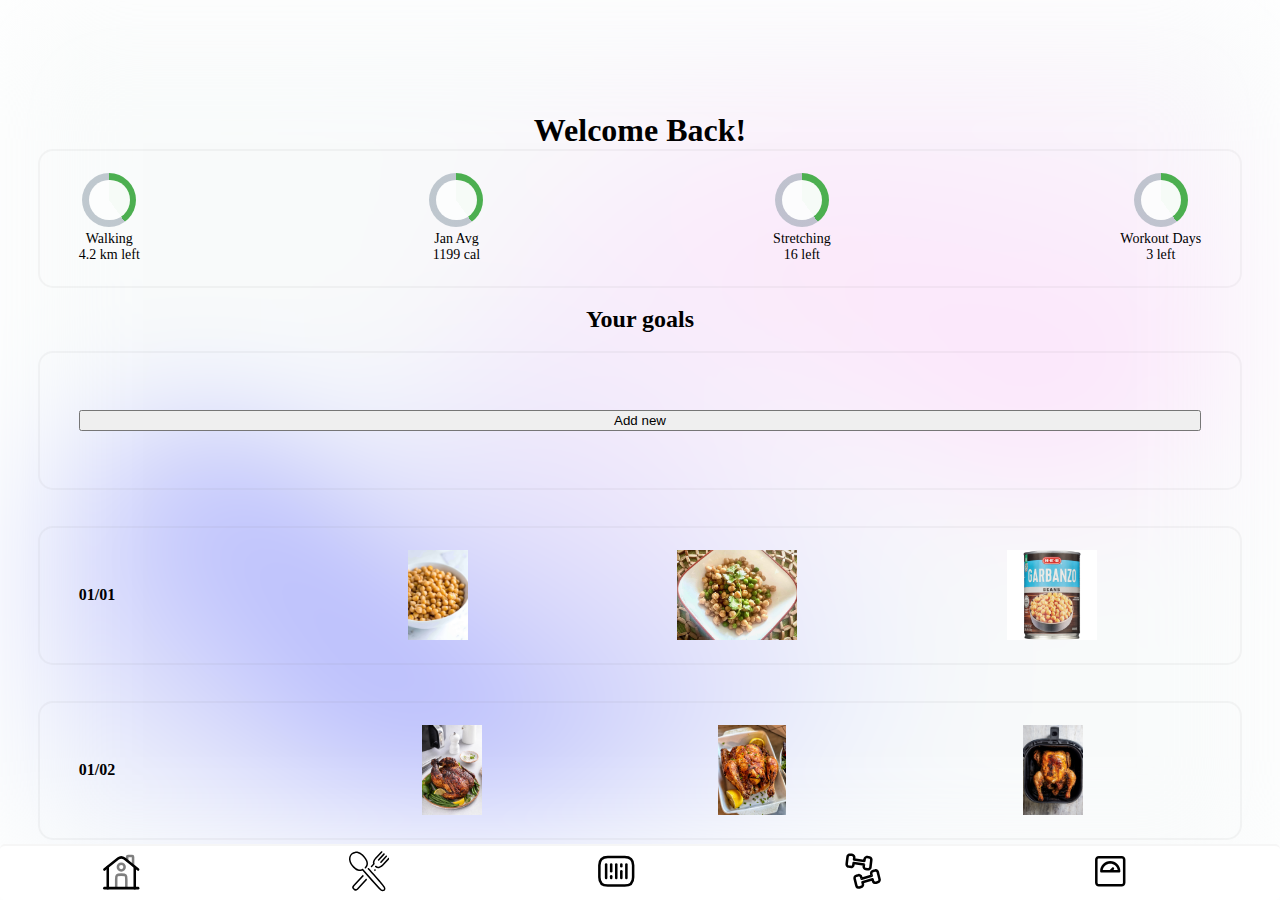
<file: pages/home.html>
<!DOCTYPE html>
<html lang="en">
<head>
    <meta charset="UTF-8">
    <meta name="viewport" content="width=device-width, initial-scale=1.0">
    <title>Homepage</title>
    <link rel="stylesheet" href="../style.css">
    <link href="https://cdn.jsdelivr.net/npm/bootstrap@5.3.6/dist/css/bootstrap.min.css" rel="stylesheet" integrity="sha384-4Q6Gf2aSP4eDXB8Miphtr37CMZZQ5oXLH2yaXMJ2w8e2ZtHTl7GptT4jmndRuHDT" crossorigin="anonymous">
</head>
<body>
    <div class="page-container flex col">
        
        <div class="header padding-top margin-top flex col ">

            <h1 class="main-header padding-top margin-top center-t">Welcome Back!</h1>
        </div>
        <div class="main">
            <!-- <div class="home-btns padding-top margin-sides"> -->
                <!-- <button class="selected">Calories</button>
                <button>Workouts</button> -->
            <!-- </div> -->
            <div class="graph margin-sides padding-sides flex center-v">
                <div class="donut-container flex col">
                    <div class="donut-chart"></div>
                    <div class="center-t flex col padding-top-s">
                        <label class="donut-label">Walking</label>
                        <label class="donut-label">4.2 km left</label>
                    </div>
                </div>
                <div class="donut-container flex col">
                    <div class="donut-chart"></div>
                    <div class="center-t flex col padding-top-s">
                        <label class="donut-label">Jan Avg</label>
                        <label class="donut-label">1199 cal</label>
                    </div>
                </div>
                <div class="donut-container flex col">
                    <div class="donut-chart"></div>
                    <div class="center-t flex col padding-top-s">
                        <label class="donut-label">Stretching</label>
                        <label class="donut-label">16 left</label>
                    </div>
                </div>
                <div class="donut-container flex col">
                    <div class="donut-chart"></div>
                    <div class="center-t flex col padding-top-s">
                        <label class="donut-label">Workout Days</label>
                        <label class="donut-label">3 left</label>
                    </div>
                </div>
            </div>

            <div class="padding-top">
                <h2 class="center-t">Your goals</h2>
                <div class="add-goal margin-top margin-sides padding-sides flex center-v center-h">
                    <button class="btn btn-outline-secondary btn-add">Add new</button>
                </div>
            </div>

            <div class="padding-top">
                <div class="entry margin-top margin-sides padding-sides flex center-v">
                    <div class="flex center-v">
                        <h4 class="entry-date">01/01</h4>
                        <div class="img-preview-main flex">
                            <img src="../assets/garbanzo.jpg">
                            <img src="../assets/garbanzo2.jpg">
                            <img src="../assets/garbanzo3.webp">
                        </div>

                    </div>
                </div>
            </div>
            <div class="padding-top">
                <div class="entry margin-top margin-sides padding-sides flex center-v">
                    <div class="flex center-v">
                        <h4 class="entry-date">01/02</h4>
                        <div class="img-preview-main flex">
                            <img src="../assets/chicken.jpg">
                            <img src="../assets/chicken2.jpg">
                            <img src="../assets/chicken3.jpg">
                        </div>

                    </div>
                </div>
            </div>
        </div>
        <div class="footer">
            <button class="tab">
                <div class="svg-container">
                    <svg class="icon" viewBox="0 0 24 24" fill="none" xmlns="http://www.w3.org/2000/svg" stroke="#000000"><g id="SVGRepo_bgCarrier" stroke-width="0"></g><g id="SVGRepo_tracerCarrier" stroke-linecap="round" stroke-linejoin="round"></g><g id="SVGRepo_iconCarrier"> <path d="M22 22L2 22" stroke="#000000" stroke-width="1.5" stroke-linecap="round"></path> <path d="M2 11L10.1259 4.49931C11.2216 3.62279 12.7784 3.62279 13.8741 4.49931L22 11" stroke="#000000" stroke-width="1.5" stroke-linecap="round"></path> <path opacity="0.5" d="M15.5 5.5V3.5C15.5 3.22386 15.7239 3 16 3H18.5C18.7761 3 19 3.22386 19 3.5V8.5" stroke="#000000" stroke-width="1.5" stroke-linecap="round"></path> <path d="M4 22V9.5" stroke="#000000" stroke-width="1.5" stroke-linecap="round"></path> <path d="M20 22V9.5" stroke="#000000" stroke-width="1.5" stroke-linecap="round"></path> <path opacity="0.5" d="M15 22V17C15 15.5858 15 14.8787 14.5607 14.4393C14.1213 14 13.4142 14 12 14C10.5858 14 9.87868 14 9.43934 14.4393C9 14.8787 9 15.5858 9 17V22" stroke="#000000" stroke-width="1.5"></path> <path opacity="0.5" d="M14 9.5C14 10.6046 13.1046 11.5 12 11.5C10.8954 11.5 10 10.6046 10 9.5C10 8.39543 10.8954 7.5 12 7.5C13.1046 7.5 14 8.39543 14 9.5Z" stroke="#000000" stroke-width="1.5"></path> </g></svg>
                </div>
            </button>
            <button class="tab">
                <div class="svg-container">
                    <svg class="icon" fill="#000000" viewBox="0 -0.5 122.88 122.88" version="1.1" id="Layer_1" xmlns="http://www.w3.org/2000/svg" xmlns:xlink="http://www.w3.org/1999/xlink" style="enable-background:new 0 0 122.88 121.87" xml:space="preserve"><g id="SVGRepo_bgCarrier" stroke-width="0"></g><g id="SVGRepo_tracerCarrier" stroke-linecap="round" stroke-linejoin="round"></g><g id="SVGRepo_iconCarrier"> <g> <path d="M97.34,0.74c0.86-0.93,2.3-0.99,3.23-0.13c0.93,0.86,0.99,2.3,0.13,3.23L81.98,24.1l-0.03,0.04 c-2.29,2.77-3.86,5.33-4.56,7.67c-0.62,2.07-0.53,3.95,0.39,5.59c0.49,0.88,0.33,1.96-0.32,2.67l0,0l-8.89,9.62 c-0.87-0.95-1.56-1.72-2.02-2.22c-0.21-0.28-0.45-0.55-0.7-0.81l-0.02,0.02c-0.12-0.13-0.25-0.25-0.38-0.37l7.6-8.23 c-0.89-2.38-0.88-4.91-0.06-7.6c0.88-2.92,2.75-6.03,5.44-9.27c0.06-0.08,0.11-0.16,0.18-0.23L97.32,0.72L97.34,0.74L97.34,0.74z M57.13,55.01c-0.84-0.94-0.76-2.39,0.18-3.23c0.94-0.84,2.39-0.76,3.23,0.18c9.41,10.54,38.5,41.73,46.56,53.39 c10.63,15.05-5.83,19.79-11.29,14.31c-13.64-13.19-42.6-46.82-55.33-61.08c-4.58,1.94-9.03,2.24-13.5,0.96 c-4.81-1.37-9.52-4.58-14.3-9.51l-0.06-0.06c-3.64-3.84-6.49-7.63-8.55-11.38c-2.11-3.86-3.4-7.68-3.86-11.47 c-0.49-4.08-0.11-7.88,0.99-11.25c1.29-3.96,3.58-7.31,6.58-9.8c3.02-2.5,6.73-4.12,10.87-4.62c3.44-0.41,7.19-0.06,11.07,1.21 c5.37,1.75,11.63,6.1,16.82,11.68c3.83,4.11,7.11,8.92,9.06,13.87c2.03,5.16,2.65,10.5,1.02,15.5c-0.96,2.96-2.7,5.74-5.4,8.25 c-0.93,0.86-2.37,0.8-3.23-0.12c-0.86-0.93-0.8-2.37,0.12-3.23c2.09-1.95,3.43-4.08,4.16-6.33c1.26-3.87,0.73-8.16-0.93-12.38 c-1.74-4.42-4.69-8.74-8.15-12.45c-4.68-5.02-10.23-8.91-14.91-10.44c-3.21-1.04-6.28-1.34-9.09-1c-3.26,0.4-6.18,1.65-8.51,3.6 c-2.34,1.95-4.13,4.58-5.16,7.71c-0.89,2.73-1.2,5.87-0.79,9.26c0.39,3.2,1.5,6.47,3.32,9.81c1.91,3.43,4.53,6.9,7.9,10.45 l0.02,0.03c4.22,4.35,8.27,7.15,12.28,8.29c3.79,1.08,7.65,0.66,11.68-1.35c0.92-0.53,2.11-0.35,2.84,0.47 c12.42,13.91,42.63,48.92,56.01,61.89c5.81,2.37,9.03-0.55,6.25-5.7C100.7,102.43,63.5,62.17,57.13,55.01L57.13,55.01L57.13,55.01z M45.07,75.12l-29.16,31.55c-0.06,0.06-0.11,0.12-0.18,0.18c-4.26,4.6,3.28,11.3,7.96,6.82l28.32-30.65l3.04,3.45l-28.1,30.41l0,0 c-0.06,0.07-0.12,0.13-0.2,0.2c-1.68,1.41-3.37,2.33-5.08,2.71c-1.76,0.4-3.49,0.22-5.15-0.56c-0.28-0.11-0.54-0.25-0.77-0.46 l-4.03-3.73l0,0c-0.06-0.06-0.12-0.11-0.18-0.18c-1.56-1.8-2.3-3.72-2.1-5.75c0.19-1.92,1.21-3.79,3.14-5.59l29.44-31.86 L45.07,75.12L45.07,75.12z M75.63,57.46l1.73-1.87c0.86-0.93,2.31-0.99,3.23-0.13s0.99,2.3,0.13,3.23l-2,2.16L75.63,57.46 L75.63,57.46z M104.45,7.43c0.86-0.93,2.3-0.99,3.23-0.13c0.93,0.86,0.99,2.3,0.13,3.23L91.4,28.3c-0.86,0.93-2.3,0.99-3.23,0.13 c-0.93-0.86-0.99-2.3-0.13-3.23L104.45,7.43L104.45,7.43L104.45,7.43z M111.55,14c0.86-0.93,2.3-0.99,3.23-0.13 c0.93,0.86,0.99,2.3,0.13,3.23L98.51,34.86c-0.86,0.93-2.3,0.99-3.23,0.13c-0.93-0.86-0.99-2.3-0.13-3.23L111.55,14L111.55,14 L111.55,14z M118.91,20.83c0.86-0.93,2.3-0.99,3.23-0.13c0.93,0.86,0.99,2.31,0.13,3.23L103.55,44.2c-0.07,0.07-0.14,0.13-0.21,0.2 c-4.26,4.1-8.33,6.47-12.22,7.14c-4.22,0.73-8.09-0.47-11.64-3.57c-0.95-0.83-1.04-2.28-0.22-3.22c0.83-0.95,2.28-1.04,3.22-0.22 c2.45,2.14,5.07,2.98,7.84,2.49c2.98-0.51,6.26-2.48,9.84-5.93l0.02-0.02l18.71-20.25L118.91,20.83L118.91,20.83z"></path> </g> </g></svg>
                </div>
            </button>
            <button class="tab">
                <div class="svg-container">
                    <svg class="icon" viewBox="0 0 24 24" fill="none" xmlns="http://www.w3.org/2000/svg"><g id="SVGRepo_bgCarrier" stroke-width="0"></g><g id="SVGRepo_tracerCarrier" stroke-linecap="round" stroke-linejoin="round"></g><g id="SVGRepo_iconCarrier"> <path d="M17 20.5H7C4 20.5 2 19 2 15.5V8.5C2 5 4 3.5 7 3.5H17C20 3.5 22 5 22 8.5V15.5C22 19 20 20.5 17 20.5Z" stroke="#000000" stroke-width="1.5" stroke-miterlimit="10" stroke-linecap="round" stroke-linejoin="round"></path> <path d="M6 8V16" stroke="#000000" stroke-width="1.5" stroke-miterlimit="10" stroke-linecap="round" stroke-linejoin="round"></path> <path d="M9 8V12" stroke="#000000" stroke-width="1.5" stroke-miterlimit="10" stroke-linecap="round" stroke-linejoin="round"></path> <path d="M9 15V16" stroke="#000000" stroke-width="1.5" stroke-miterlimit="10" stroke-linecap="round" stroke-linejoin="round"></path> <path d="M15 8V9" stroke="#000000" stroke-width="1.5" stroke-miterlimit="10" stroke-linecap="round" stroke-linejoin="round"></path> <path d="M12 8V16" stroke="#000000" stroke-width="1.5" stroke-miterlimit="10" stroke-linecap="round" stroke-linejoin="round"></path> <path d="M15 12V16" stroke="#000000" stroke-width="1.5" stroke-miterlimit="10" stroke-linecap="round" stroke-linejoin="round"></path> <path d="M18 8V16" stroke="#000000" stroke-width="1.5" stroke-miterlimit="10" stroke-linecap="round" stroke-linejoin="round"></path> </g></svg>        
                </div>
            </button>
            <button class="tab" id="browse-exercise">
                <div class="svg-container">
                    <svg class="icon" viewBox="0 0 24 24" fill="none" xmlns="http://www.w3.org/2000/svg"><g id="SVGRepo_bgCarrier" stroke-width="0"></g><g id="SVGRepo_tracerCarrier" stroke-linecap="round" stroke-linejoin="round"></g><g id="SVGRepo_iconCarrier"> <path d="M12.9404 10.5127L12.5572 11.1516L12.9404 10.5127ZM12.4103 8.0218L13.1532 8.12516C13.203 7.71396 12.9109 7.33434 12.5006 7.27725L12.4103 8.0218ZM12.3162 9.6443L11.5909 9.81699L12.3162 9.6443ZM16.0915 10.1696L16.7515 10.5351L16.0915 10.1696ZM15.2809 10.8383L15.499 11.561L15.2809 10.8383ZM16.1158 3.95431L16.499 3.31533L16.1158 3.95431ZM16.74 4.82267L17.4653 4.64998L16.74 4.82267ZM13.7754 3.62863L13.5572 2.90597L13.7754 3.62863ZM12.6687 5.89173L12.5784 6.63628C12.9886 6.69336 13.3616 6.4063 13.4115 5.9951L12.6687 5.89173ZM12.9647 4.29732L12.3047 3.93186L12.9647 4.29732ZM2.8317 9.106L2.44844 9.74498L2.8317 9.106ZM2.20742 8.23764L1.48215 8.41033L2.20742 8.23764ZM6.2788 7.16858L6.3691 6.42403C5.95884 6.36694 5.58583 6.65401 5.53595 7.06521L6.2788 7.16858ZM5.9828 8.76299L6.6428 9.12845L5.9828 8.76299ZM5.17211 9.43167L5.39022 10.1543L5.17211 9.43167ZM6.00703 2.54765L6.39029 1.90867L6.00703 2.54765ZM6.53714 5.03851L5.7943 4.93514C5.74443 5.34634 6.03658 5.72597 6.44684 5.78306L6.53714 5.03851ZM6.6313 3.41601L7.35657 3.24332L6.6313 3.41601ZM3.66662 2.22198L3.4485 1.49931L3.66662 2.22198ZM2.85592 2.89066L2.19592 2.5252L2.85592 2.89066ZM15.9461 5.98679L15.6016 8.82688L17.0873 9.03361L17.4318 6.19353L15.9461 5.98679ZM14.1878 10.039C13.8681 9.99456 13.6681 9.96626 13.5179 9.93408C13.3752 9.90354 13.3346 9.8804 13.3237 9.87368L12.5572 11.1516C12.7768 11.2869 13.0058 11.3563 13.2297 11.4042C13.4459 11.4505 13.7092 11.4867 14.0072 11.5281L14.1878 10.039ZM11.6675 7.91843C11.6279 8.24466 11.5848 8.59921 11.5611 8.90756C11.5404 9.17728 11.5212 9.54021 11.5909 9.81699L13.0414 9.4716C13.0467 9.49269 13.0392 9.47094 13.0387 9.37599C13.0382 9.2917 13.043 9.1823 13.0533 9.04852C13.0739 8.77979 13.1125 8.46058 13.1532 8.12516L11.6675 7.91843ZM13.3237 9.87368C13.1954 9.79467 13.0876 9.65489 13.0414 9.4716L11.5909 9.81699C11.7294 10.367 12.0707 10.852 12.5572 11.1516L13.3237 9.87368ZM15.6016 8.82688C15.5604 9.16724 15.5333 9.38757 15.5021 9.55488C15.4719 9.71644 15.4465 9.77638 15.4315 9.80419L16.7515 10.5351C16.8692 10.316 16.9301 10.0871 16.9732 9.85607C17.0153 9.63082 17.0484 9.3549 17.0873 9.03361L15.6016 8.82688ZM14.0072 11.5281C14.3052 11.5696 14.5684 11.6067 14.7885 11.6211C15.0164 11.636 15.2544 11.6317 15.499 11.561L15.0627 10.1157C15.0506 10.1192 15.0058 10.1304 14.8606 10.1209C14.7076 10.1109 14.5076 10.0835 14.1878 10.039L14.0072 11.5281ZM15.4315 9.80419C15.3432 9.96877 15.2056 10.0744 15.0627 10.1157L15.499 11.561C16.0408 11.4044 16.4864 11.029 16.7515 10.5351L15.4315 9.80419ZM14.8684 4.42792C15.1881 4.47241 15.3881 4.50071 15.5383 4.53288C15.681 4.56342 15.7216 4.58657 15.7325 4.59329L16.499 3.31533C16.2794 3.18005 16.0504 3.11071 15.8265 3.06277C15.6103 3.01647 15.347 2.9803 15.049 2.93883L14.8684 4.42792ZM17.4318 6.19353C17.4708 5.87224 17.5046 5.59642 17.5176 5.36714C17.5311 5.13202 17.5268 4.894 17.4653 4.64998L16.0148 4.99536C16.0226 5.02634 16.0329 5.09125 16.0235 5.2557C16.0138 5.426 15.9874 5.64643 15.9461 5.98679L17.4318 6.19353ZM15.7325 4.59329C15.8608 4.67229 15.9686 4.81207 16.0148 4.99536L17.4653 4.64998C17.3268 4.09992 16.9855 3.61498 16.499 3.31533L15.7325 4.59329ZM15.049 2.93883C14.751 2.89737 14.4878 2.86027 14.2677 2.84586C14.0398 2.83094 13.8018 2.83529 13.5572 2.90597L13.9935 4.3513C14.0056 4.34779 14.0504 4.33653 14.1956 4.34604C14.3486 4.35606 14.5487 4.38343 14.8684 4.42792L15.049 2.93883ZM13.4115 5.9951C13.4522 5.65968 13.4911 5.34052 13.5352 5.07506C13.5572 4.94291 13.5786 4.83581 13.5992 4.75446C13.6224 4.66282 13.6348 4.64384 13.6247 4.66277L12.3047 3.93186C12.1712 4.18037 12.1032 4.5365 12.0589 4.80294C12.0083 5.10754 11.9654 5.46213 11.9258 5.78836L13.4115 5.9951ZM13.5572 2.90597C13.0154 3.06254 12.5698 3.43798 12.3047 3.93186L13.6247 4.66277C13.713 4.4982 13.8506 4.39258 13.9935 4.3513L13.5572 2.90597ZM3.00137 7.07352L3.34583 4.23343L1.86014 4.0267L1.51569 6.86678L3.00137 7.07352ZM4.07909 8.63239C3.75938 8.5879 3.5594 8.5596 3.40913 8.52742C3.2665 8.49688 3.22586 8.47374 3.21496 8.46702L2.44844 9.74498C2.66805 9.88026 2.8971 9.9496 3.12096 9.99754C3.33718 10.0438 3.60049 10.08 3.89849 10.1215L4.07909 8.63239ZM1.51569 6.86678C1.47672 7.18807 1.44291 7.46389 1.42982 7.69317C1.4164 7.92829 1.42069 8.1663 1.48215 8.41033L2.93269 8.06495C2.92489 8.03397 2.91461 7.96906 2.92399 7.80461C2.93372 7.63431 2.96009 7.41388 3.00137 7.07352L1.51569 6.86678ZM3.21496 8.46702C3.0867 8.38802 2.97886 8.24824 2.93269 8.06495L1.48215 8.41033C1.62069 8.96039 1.96197 9.44533 2.44844 9.74498L3.21496 8.46702ZM5.53595 7.06521C5.49527 7.40063 5.45642 7.71979 5.41227 7.98525C5.3903 8.1174 5.36888 8.2245 5.34828 8.30585C5.32508 8.39749 5.31264 8.41647 5.3228 8.39754L6.6428 9.12845C6.77622 8.87994 6.84426 8.52381 6.88856 8.25737C6.93921 7.95277 6.98207 7.59818 7.02164 7.27195L5.53595 7.06521ZM3.89849 10.1215C4.19649 10.1629 4.45969 10.2 4.67977 10.2144C4.90764 10.2294 5.14563 10.225 5.39022 10.1543L4.95399 8.70901C4.94184 8.71252 4.89704 8.72378 4.75186 8.71427C4.5989 8.70425 4.39881 8.67688 4.07909 8.63239L3.89849 10.1215ZM5.3228 8.39754C5.23444 8.56211 5.09684 8.66773 4.95399 8.70901L5.39022 10.1543C5.93202 9.99777 6.37765 9.62233 6.6428 9.12845L5.3228 8.39754ZM4.75963 3.02126C5.07935 3.06575 5.27933 3.09405 5.4296 3.12623C5.57222 3.15677 5.61286 3.17991 5.62377 3.18663L6.39029 1.90867C6.17068 1.77339 5.94162 1.70405 5.71776 1.65612C5.50154 1.60981 5.23824 1.57364 4.94023 1.53218L4.75963 3.02126ZM7.27998 5.14188C7.31955 4.81565 7.3627 4.4611 7.38639 4.15274C7.40711 3.88303 7.42629 3.5201 7.35657 3.24332L5.90603 3.5887C5.90072 3.56762 5.90822 3.58937 5.9088 3.68432C5.90931 3.76861 5.90447 3.87801 5.89419 4.01179C5.87354 4.28052 5.83498 4.59972 5.7943 4.93514L7.27998 5.14188ZM5.62377 3.18663C5.75203 3.26563 5.85987 3.40541 5.90603 3.5887L7.35657 3.24332C7.21803 2.69326 6.87676 2.20832 6.39029 1.90867L5.62377 3.18663ZM4.94023 1.53218C4.64223 1.49071 4.37904 1.45362 4.15895 1.4392C3.93109 1.42428 3.6931 1.42863 3.4485 1.49931L3.88473 2.94464C3.89688 2.94113 3.94169 2.92987 4.08687 2.93938C4.23982 2.9494 4.43992 2.97677 4.75963 3.02126L4.94023 1.53218ZM3.34583 4.23343C3.38711 3.89307 3.41419 3.67274 3.44542 3.50543C3.47557 3.34387 3.50099 3.28393 3.51593 3.25611L2.19592 2.5252C2.07829 2.74431 2.01737 2.97324 1.97426 3.20424C1.93222 3.42949 1.89911 3.7054 1.86014 4.0267L3.34583 4.23343ZM3.4485 1.49931C2.9067 1.65588 2.46108 2.03132 2.19592 2.5252L3.51593 3.25611C3.60428 3.09154 3.74189 2.98592 3.88473 2.94464L3.4485 1.49931ZM6.44684 5.78306L12.5784 6.63628L12.759 5.14719L6.62744 4.29397L6.44684 5.78306ZM12.5006 7.27725L6.3691 6.42403L6.1885 7.91312L12.32 8.76634L12.5006 7.27725Z" fill="#000000"></path> <path d="M11.3307 21.0119L11.7874 21.5947L11.3307 21.0119ZM11.5487 18.4678L10.8278 18.6747C10.7273 18.2729 10.9685 17.8545 11.3667 17.7402L11.5487 18.4678ZM11.8423 20.0627L12.58 20.1345L11.8423 20.0627ZM8.16493 21.1182L7.55955 21.5755L8.16493 21.1182ZM9.05105 21.6662L8.92756 22.4155L9.05105 21.6662ZM7.37368 14.9608L6.91695 14.378L7.37368 14.9608ZM6.86208 15.91L6.12434 15.8382L6.86208 15.91ZM9.65334 14.3066L9.77684 13.5572L9.65334 14.3066ZM11.0297 16.393L11.2117 17.1206C10.8135 17.2349 10.4093 17.0018 10.3088 16.6L11.0297 16.393ZM10.5395 14.8546L11.1448 14.3973L10.5395 14.8546ZM21.1771 18.1859L21.6338 18.7687L21.6338 18.7687L21.1771 18.1859ZM21.6887 17.2367L22.4264 17.3085L21.6887 17.2367ZM17.5211 16.7537L17.3391 16.0261C17.7372 15.9118 18.1414 16.145 18.242 16.5468L17.5211 16.7537ZM18.0113 18.2922L17.4059 18.7495L18.0113 18.2922ZM18.8974 18.8402L18.7739 19.5895L18.8974 18.8402ZM17.22 12.1348L16.7633 11.5521L17.22 12.1348ZM17.0021 14.6789L17.7229 14.472C17.8235 14.8738 17.5822 15.2922 17.1841 15.4065L17.0021 14.6789ZM16.7084 13.084L15.9707 13.0122L16.7084 13.084ZM19.4997 11.4806L19.6232 10.7312L19.6232 10.7312L19.4997 11.4806ZM20.3858 12.0286L20.9912 11.5713L20.3858 12.0286ZM7.7901 16.9522L8.48211 19.7186L7.04032 20.1324L6.3483 17.366L7.7901 16.9522ZM10.0352 20.7167C10.3465 20.6274 10.5416 20.5709 10.6869 20.5176C10.825 20.467 10.8632 20.4379 10.874 20.4291L11.7874 21.5947C11.5872 21.7593 11.3696 21.8601 11.1541 21.9391C10.9458 22.0155 10.6896 22.0886 10.3992 22.1719L10.0352 20.7167ZM12.2696 18.2609C12.3491 18.5786 12.4356 18.9241 12.4972 19.2266C12.551 19.4909 12.6151 19.8491 12.58 20.1345L11.1046 19.991C11.1018 20.0134 11.1066 19.9914 11.0955 19.8974C11.0857 19.8141 11.0674 19.7065 11.0407 19.5755C10.9871 19.3122 10.9095 19.0015 10.8278 18.6747L12.2696 18.2609ZM10.874 20.4291C10.9926 20.3316 11.0816 20.1775 11.1046 19.991L12.58 20.1345C12.5104 20.701 12.2314 21.2298 11.7874 21.5947L10.874 20.4291ZM8.48211 19.7186C8.56507 20.0502 8.61905 20.2645 8.67056 20.4256C8.72027 20.5811 8.7526 20.6362 8.77032 20.6609L7.55955 21.5755C7.41538 21.3742 7.32646 21.1552 7.25509 20.9319C7.18553 20.7143 7.11859 20.4452 7.04032 20.1324L8.48211 19.7186ZM10.3992 22.1719C10.1088 22.2552 9.85287 22.3292 9.63684 22.3746C9.41331 22.4215 9.17776 22.4508 8.92756 22.4155L9.17454 20.9168C9.18798 20.9187 9.23468 20.9234 9.3779 20.8933C9.52863 20.8617 9.72391 20.8061 10.0352 20.7167L10.3992 22.1719ZM8.77032 20.6609C8.87728 20.8102 9.02635 20.896 9.17454 20.9168L8.92756 22.4155C8.3727 22.3373 7.88427 22.0288 7.55955 21.5755L8.77032 20.6609ZM8.66918 15.256C8.35788 15.3453 8.16282 15.4018 8.01751 15.4551C7.87943 15.5057 7.84117 15.5348 7.83041 15.5436L6.91695 14.378C7.11716 14.2135 7.33481 14.1127 7.55031 14.0336C7.75859 13.9572 8.01479 13.8842 8.30517 13.8008L8.66918 15.256ZM6.3483 17.366C6.27004 17.0532 6.20241 16.7843 6.16108 16.5586C6.11868 16.327 6.09344 16.0897 6.12434 15.8382L7.59981 15.9818C7.59601 16.0127 7.59372 16.0777 7.62325 16.239C7.65386 16.4061 7.70714 16.6206 7.7901 16.9522L6.3483 17.366ZM7.83041 15.5436C7.71182 15.6411 7.62275 15.7952 7.59981 15.9818L6.12434 15.8382C6.19397 15.2717 6.47295 14.743 6.91695 14.378L7.83041 15.5436ZM8.30517 13.8008C8.59554 13.7175 8.85152 13.6435 9.06755 13.5982C9.29109 13.5512 9.52663 13.5219 9.77684 13.5572L9.52985 15.0559C9.51641 15.054 9.46971 15.0493 9.32649 15.0794C9.17577 15.1111 8.98048 15.1666 8.66918 15.256L8.30517 13.8008ZM10.3088 16.6C10.227 16.2732 10.1492 15.9625 10.0727 15.7058C10.0346 15.5781 10.0003 15.4752 9.9699 15.3977C9.93566 15.3104 9.92123 15.2939 9.93408 15.3118L11.1448 14.3973C11.3085 14.6257 11.4202 14.9702 11.4969 15.2279C11.5848 15.5228 11.6711 15.8684 11.7506 16.1861L10.3088 16.6ZM9.77684 13.5572C10.3317 13.6355 10.8201 13.944 11.1448 14.3973L9.93408 15.3118C9.82711 15.1625 9.67805 15.0768 9.52985 15.0559L9.77684 13.5572ZM20.7606 16.1945L20.0686 13.4282L21.5104 13.0144L22.2024 15.7807L20.7606 16.1945ZM19.8816 17.8907C20.1929 17.8014 20.3879 17.7449 20.5332 17.6916C20.6713 17.641 20.7096 17.6119 20.7203 17.6031L21.6338 18.7687C21.4336 18.9333 21.2159 19.0341 21.0004 19.1131C20.7922 19.1895 20.536 19.2626 20.2456 19.3459L19.8816 17.8907ZM22.2024 15.7807C22.2807 16.0936 22.3483 16.3625 22.3897 16.5882C22.4321 16.8197 22.4573 17.057 22.4264 17.3085L20.9509 17.165C20.9547 17.134 20.957 17.069 20.9275 16.9078C20.8969 16.7406 20.8436 16.5261 20.7606 16.1945L22.2024 15.7807ZM20.7203 17.6031C20.8389 17.5056 20.928 17.3516 20.9509 17.165L22.4264 17.3085C22.3568 17.875 22.0778 18.4038 21.6338 18.7687L20.7203 17.6031ZM18.242 16.5468C18.3237 16.8735 18.4016 17.1842 18.478 17.4409C18.5161 17.5687 18.5505 17.6716 18.5808 17.749C18.6151 17.8364 18.6295 17.8528 18.6167 17.8349L17.4059 18.7495C17.2423 18.5211 17.1306 18.1766 17.0538 17.9188C16.9659 17.6239 16.8796 17.2783 16.8002 16.9606L18.242 16.5468ZM20.2456 19.3459C19.9552 19.4292 19.6992 19.5032 19.4832 19.5486C19.2597 19.5955 19.0241 19.6248 18.7739 19.5895L19.0209 18.0909C19.0343 18.0927 19.081 18.0974 19.2243 18.0673C19.375 18.0357 19.5703 17.9801 19.8816 17.8907L20.2456 19.3459ZM18.6167 17.8349C18.7236 17.9842 18.8727 18.07 19.0209 18.0909L18.7739 19.5895C18.219 19.5113 17.7306 19.2028 17.4059 18.7495L18.6167 17.8349ZM18.5155 12.43C18.2042 12.5193 18.0092 12.5758 17.8639 12.6291C17.7258 12.6798 17.6875 12.7088 17.6768 12.7176L16.7633 11.5521C16.9635 11.3875 17.1812 11.2867 17.3967 11.2076C17.6049 11.1312 17.8611 11.0582 18.1515 10.9748L18.5155 12.43ZM16.2812 14.8858C16.2017 14.5681 16.1151 14.2226 16.0535 13.9201C15.9997 13.6558 15.9356 13.2977 15.9707 13.0122L17.4462 13.1558C17.4489 13.1334 17.4441 13.1554 17.4552 13.2493C17.4651 13.3327 17.4833 13.4402 17.51 13.5712C17.5636 13.8345 17.6412 14.1453 17.7229 14.472L16.2812 14.8858ZM17.6768 12.7176C17.5582 12.8151 17.4691 12.9692 17.4462 13.1558L15.9707 13.0122C16.0403 12.4457 16.3193 11.917 16.7633 11.5521L17.6768 12.7176ZM18.1515 10.9748C18.4419 10.8915 18.6979 10.8176 18.9139 10.7722C19.1374 10.7252 19.373 10.696 19.6232 10.7312L19.3762 12.2299C19.3628 12.228 19.3161 12.2233 19.1728 12.2534C19.0221 12.2851 18.8268 12.3407 18.5155 12.43L18.1515 10.9748ZM20.0686 13.4282C19.9857 13.0965 19.9317 12.8823 19.8802 12.7211C19.8305 12.5656 19.7981 12.5106 19.7804 12.4858L20.9912 11.5713C21.1354 11.7725 21.2243 11.9916 21.2956 12.2148C21.3652 12.4324 21.4322 12.7015 21.5104 13.0144L20.0686 13.4282ZM19.6232 10.7312C20.178 10.8095 20.6665 11.118 20.9912 11.5713L19.7804 12.4858C19.6735 12.3365 19.5244 12.2508 19.3762 12.2299L19.6232 10.7312ZM17.1841 15.4065L11.2117 17.1206L10.8477 15.6655L16.82 13.9513L17.1841 15.4065ZM11.3667 17.7402L17.3391 16.0261L17.7031 17.4813L11.7307 19.1954L11.3667 17.7402Z" fill="#000000"></path> </g></svg>
                </div>
            </button>
            <button class="tab">
                <div class="svg-container">
                    <svg class="icon" fill="#000000" viewBox="0 0 32 32" style="fill-rule:evenodd;clip-rule:evenodd;stroke-linejoin:round;stroke-miterlimit:2;" version="1.1" xml:space="preserve" xmlns="http://www.w3.org/2000/svg" xmlns:serif="http://www.serif.com/" xmlns:xlink="http://www.w3.org/1999/xlink"><g id="SVGRepo_bgCarrier" stroke-width="0"></g><g id="SVGRepo_tracerCarrier" stroke-linecap="round" stroke-linejoin="round"></g><g id="SVGRepo_iconCarrier"><path d="M28.011,6.989c-0,-1.657 -1.344,-3 -3,-3l-18.023,-0c-1.657,-0 -3,1.343 -3,3l0,18.022c0,1.657 1.343,3 3,3l18.023,0c1.656,0 3,-1.343 3,-3l-0,-18.022Zm-2,-0l-0,18.022c-0,0.552 -0.448,1 -1,1l-18.023,0c-0.552,0 -1,-0.448 -1,-1l0,-18.022c0,-0.552 0.448,-1 1,-1l18.023,-0c0.552,-0 0.999,0.447 1,1Z"></path><path d="M22.999,16.992c0.553,0 1,-0.448 1,-1c0,-4.418 -3.581,-8 -8,-8c-4.418,0 -8,3.582 -8,8c0,0.552 0.448,1 1,1l14,0Zm-4.567,-2l3.484,0l0,0c-0.476,-2.838 -2.944,-5 -5.917,-5c-2.973,0 -5.441,2.163 -5.917,5l5.521,0l1.803,-1.802c0.39,-0.39 1.024,-0.39 1.414,-0c0.39,0.39 0.39,1.024 -0,1.414l-0.388,0.388Z"></path></g></svg>
                </div>
            </button>
        </div>
    </div>
</body>
<script src="../index.js"></script>
</html>
</file>
<file: style.css>
body, h1, h2{
    border: unset;
    margin: unset;
    
}

/* h1, label{
    color: white;
} */

div > label{
    font-size: 14px;
}

.flex{
    display: flex;
}

.col{
    flex-direction: column;
}

.center-v{
    align-items: center;
}

.center-h{
    justify-content: center;
}

.center-t{
    text-align: center;
}

.gap-1vh{
    gap: 1vh;
}

.gap-1vw{
    gap: 1vw;
}

.padding-top{
    padding-top: 2vh;
}

.padding-top-s{
    padding-top: 0.5vh;
}

.margin-top{
    margin-top: 2vh;
}
.margin-sides{
    margin-left: 3vw;
    margin-right: 3vw;
}

.padding-sides{
    padding-left: 3vw;
    padding-right: 3vw;
}

.login-txt-input{
    width: 60vw;
}

.page-container{
    width: 100vw;
    height: 100vh;
    /* background-color: grey; */
}

.page-container::before{
    content: "";
    position: absolute;
    inset: 0;
    background-image: url('assets/gradient-blur.avif');
    background-size: contain;
    background-position: top;
    filter: blur(60px);  
    opacity: 0.5;       
    z-index: -1;
}

.header{
    /* background-color: red; */
    height: 15vh;
    justify-content: flex-end;
    z-index: 999;
}

.main{
    /* background-color: blue; */
    height: 100vh;
    z-index: 998;
    overflow: scroll;
}

.main-header{
    position: relative;
}

.graph, .add-goal, .entry{
    height: 15vh;
    justify-content: space-between;
    border: 0.25vh solid #7f7f7f12;
    border-radius: 15px;
}

.donut-container{
    align-items: center;
}

.donut-chart {
    width: 6vh;
    height: 6vh;
    border-radius: 50%;
    background: conic-gradient(
      #4caf50 0% 40%,     /* 40% slice */
      #8e9da98a 40% 100%    /* 30% slice */
    );
    position: relative;
}

/* The hollow center */
.donut-chart::after {
    content: "";
    position: absolute;
    top: 12.5%;
    left: 12.5%;
    width: 75%;
    height: 75%;
    background: rgba(255, 255, 255, 0.952); /* or match page background */
    border-radius: 50%;
}

.add-goal > div, .btn-add{
    width: 100%;
}

.img-preview-main{
    width: 80%;
    justify-content: space-around;
}

.entry > div{
    width: 100%;
}

.entry-date{
    width: 20%;
}

.img-preview-main > img{
    height: 10vh;
}

.footer{
    border-top: 0.25vh solid #7f7f7f12;
    border-radius: 5px;
    z-index: 998;
    background-color: white;
    position: fixed;
    bottom: 0;
    left: 0;
    width: 100%;
}

.tab{
    /* padding: 0; */
    height: 6vh;
    width: 19%;
    background-color: rgb(255 255 255 / 10%);
    border: none;

}

.icon{
    
    width: auto;
    height: 4.5vh;
    max-height: 4.5vh;
    background-color: rgb(255 255 255 / 0%);
}

.home-btns{
    position: relative;
    left: 60vw;
}


.tile-list{
    flex-wrap: wrap;
    margin-bottom: 8vh;
}

.tile{
    width: 41vw;
    height: 41vw;
    justify-content: space-around;
}

.workout-title{
    width: 100%;
}

.workout-info{
    font-size: 8px;
}

.workout-svg{
    width: 20vw;
    height: auto;
    max-height: 20vw;
}

.add-workout{
    justify-content: center;
}

.form-container {
    position: fixed;
    bottom: -100%; /* start off-screen */
    left: 10%;
    width: 80%;
    background: white;
    transition: bottom 0.4s ease-in-out;
    box-shadow: 0 -2px 10px rgba(0, 0, 0, 0.2);
    padding: 1rem;
    /* margin-right: 10%; */
    z-index: 999;
  }
  
  .form-container.active {
    bottom: 35vh; /* slide into view */
  }
  

  #exit, #favorite{
    /* left: 0; */
    /* z-index: 999; */
  }

  .button-bar{
    display: flex;
    justify-content: space-between;
  }

  .hide-star{
    display: none;
  }

  .hide{
    display: none;
  }

  .logged-msg {
    position: fixed;
    bottom: -100%; /* start off-screen */
    left: 10%;
    width: 80%;
    background: white;
    transition: bottom 0.4s ease-in-out;
    box-shadow: 0 -2px 10px rgba(0, 0, 0, 0.2);
    padding: 1rem;
    /* margin-right: 10%; */
    z-index: 999;
  }
  
  .logged-msg.active {
    bottom: 42vh; /* slide into view */
  }
</file>
